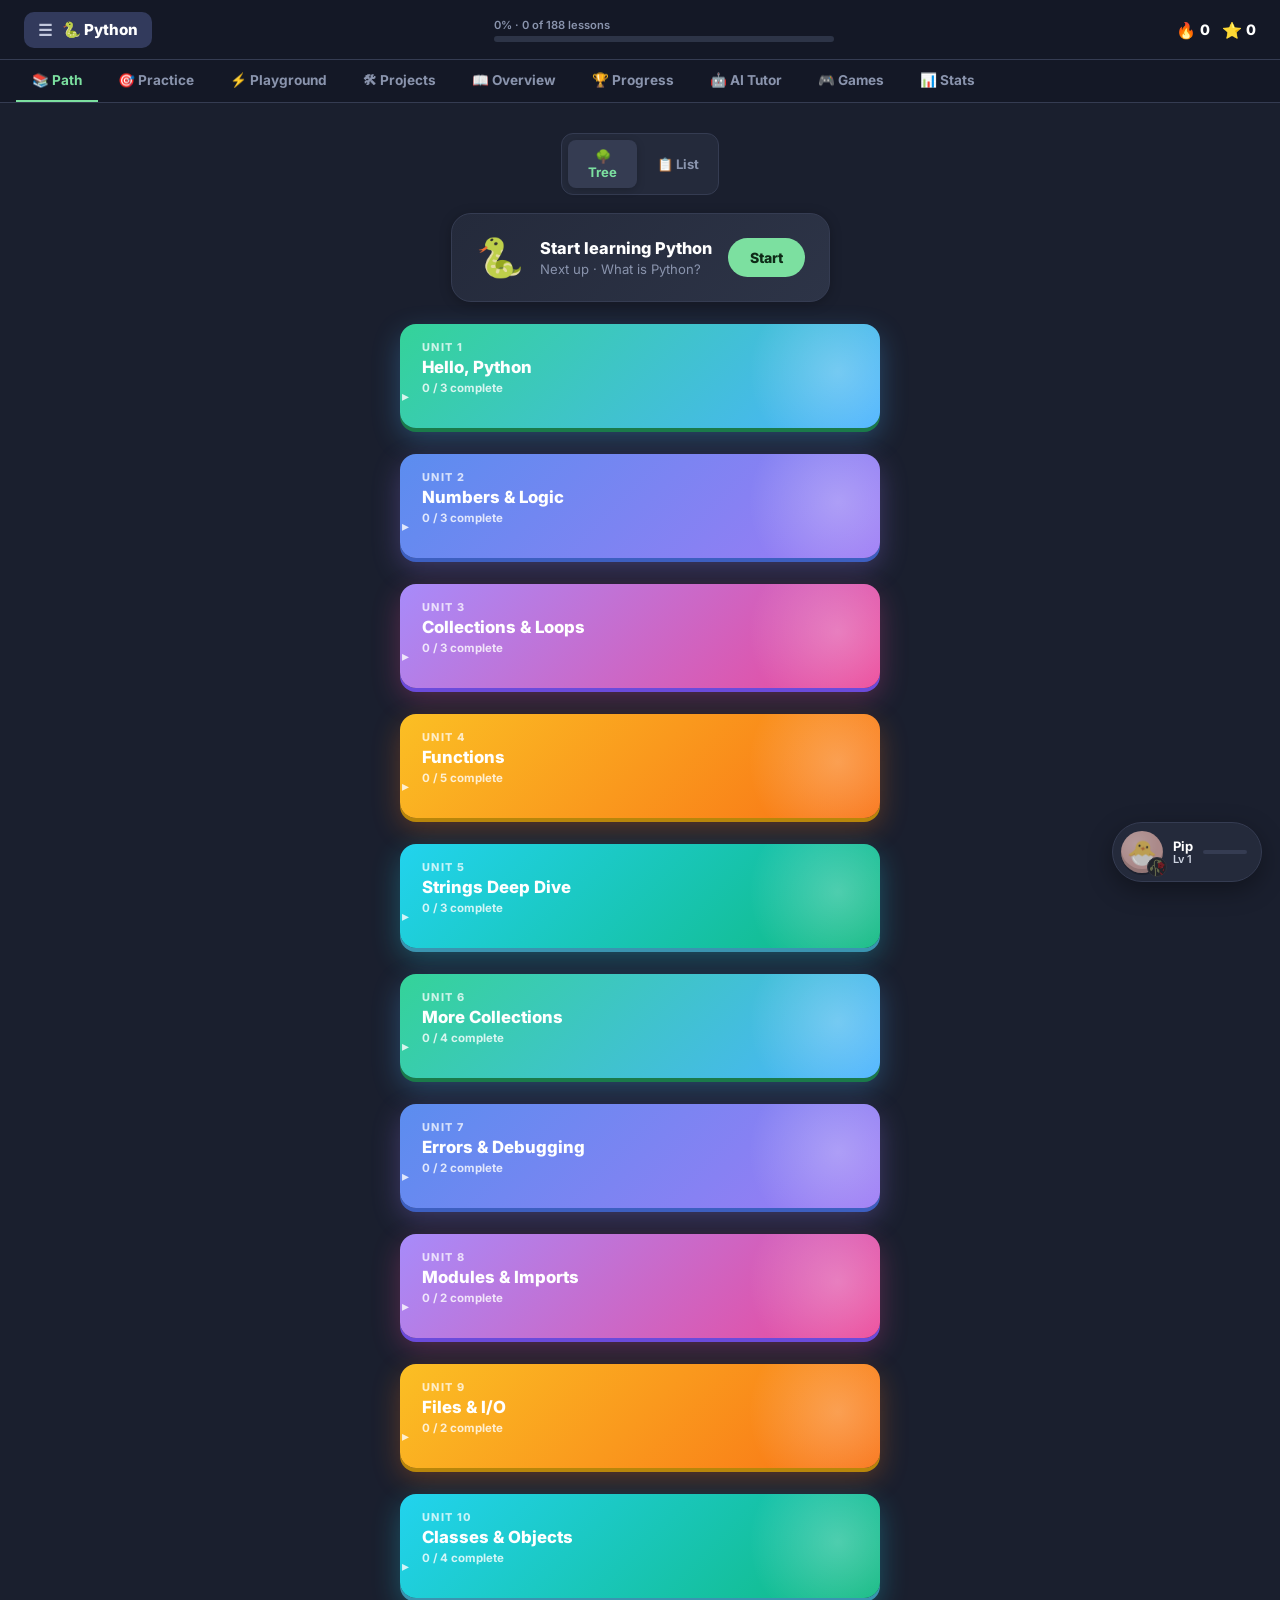
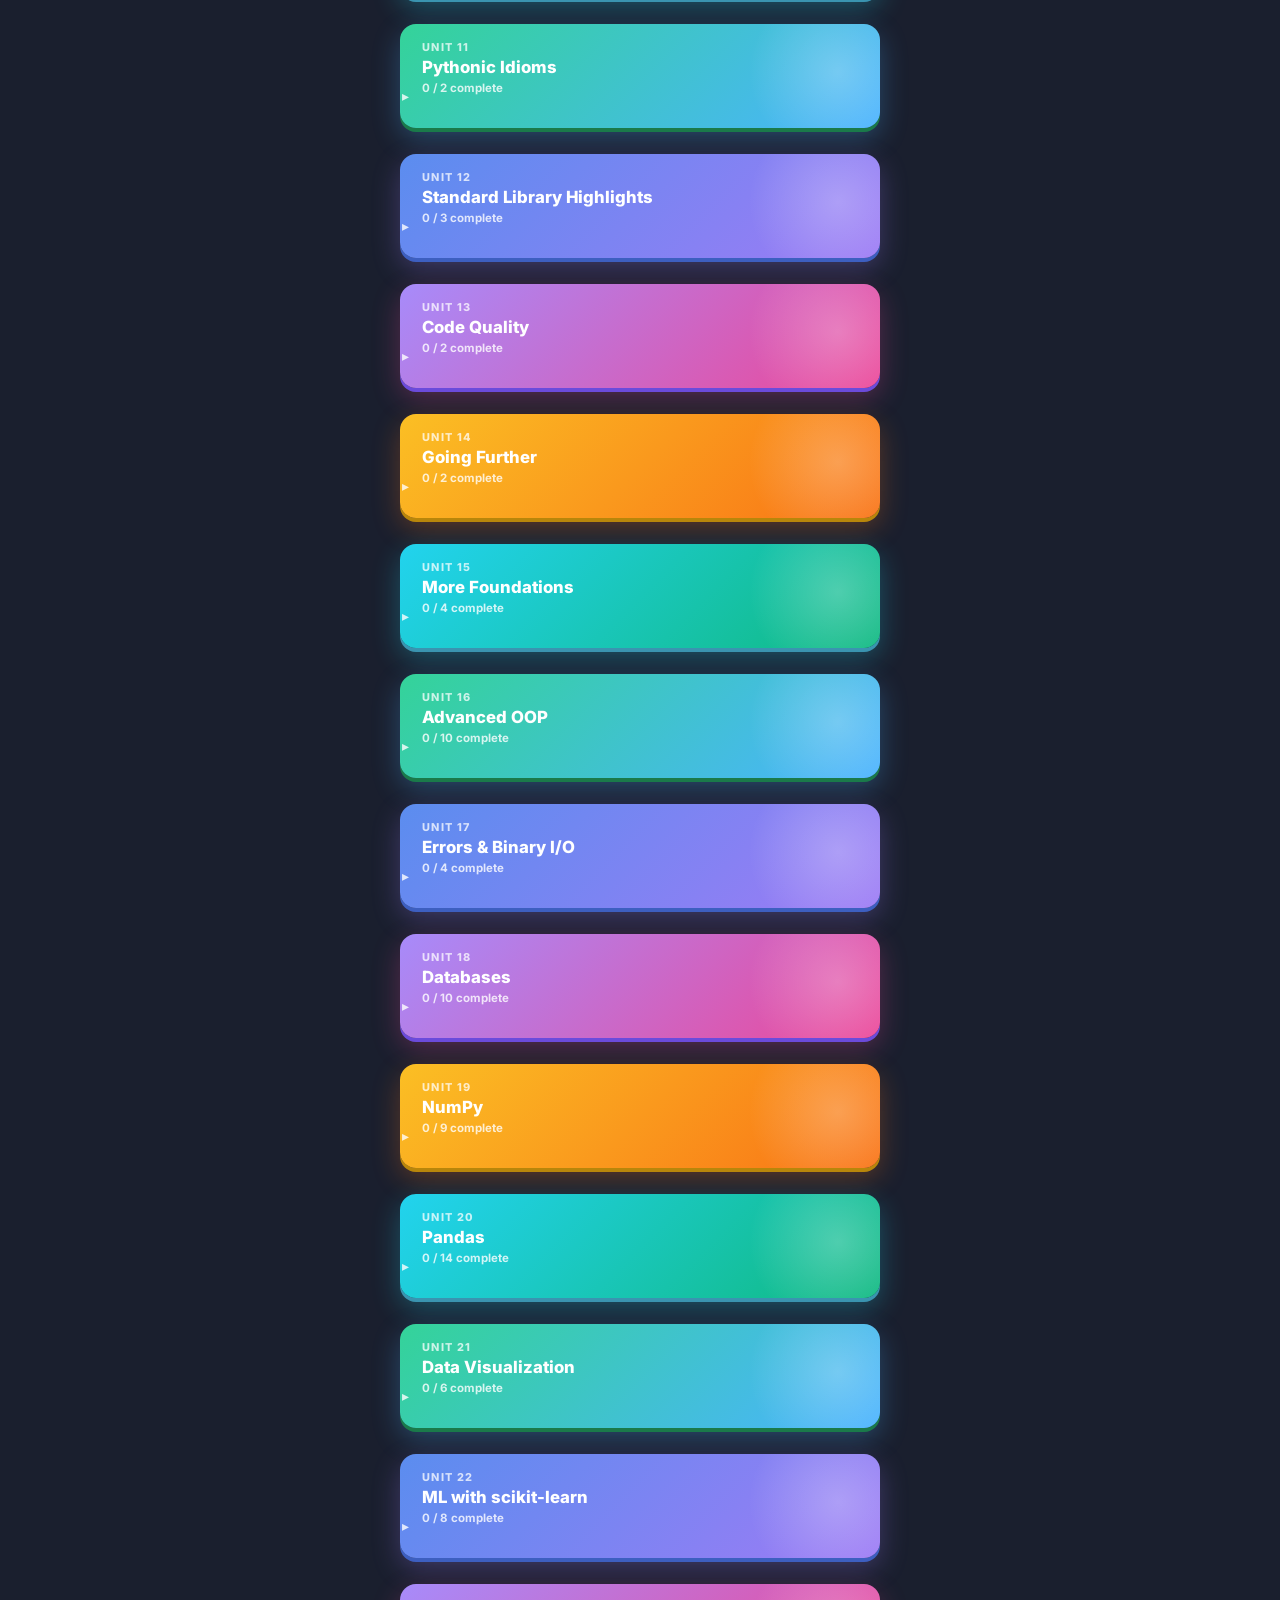
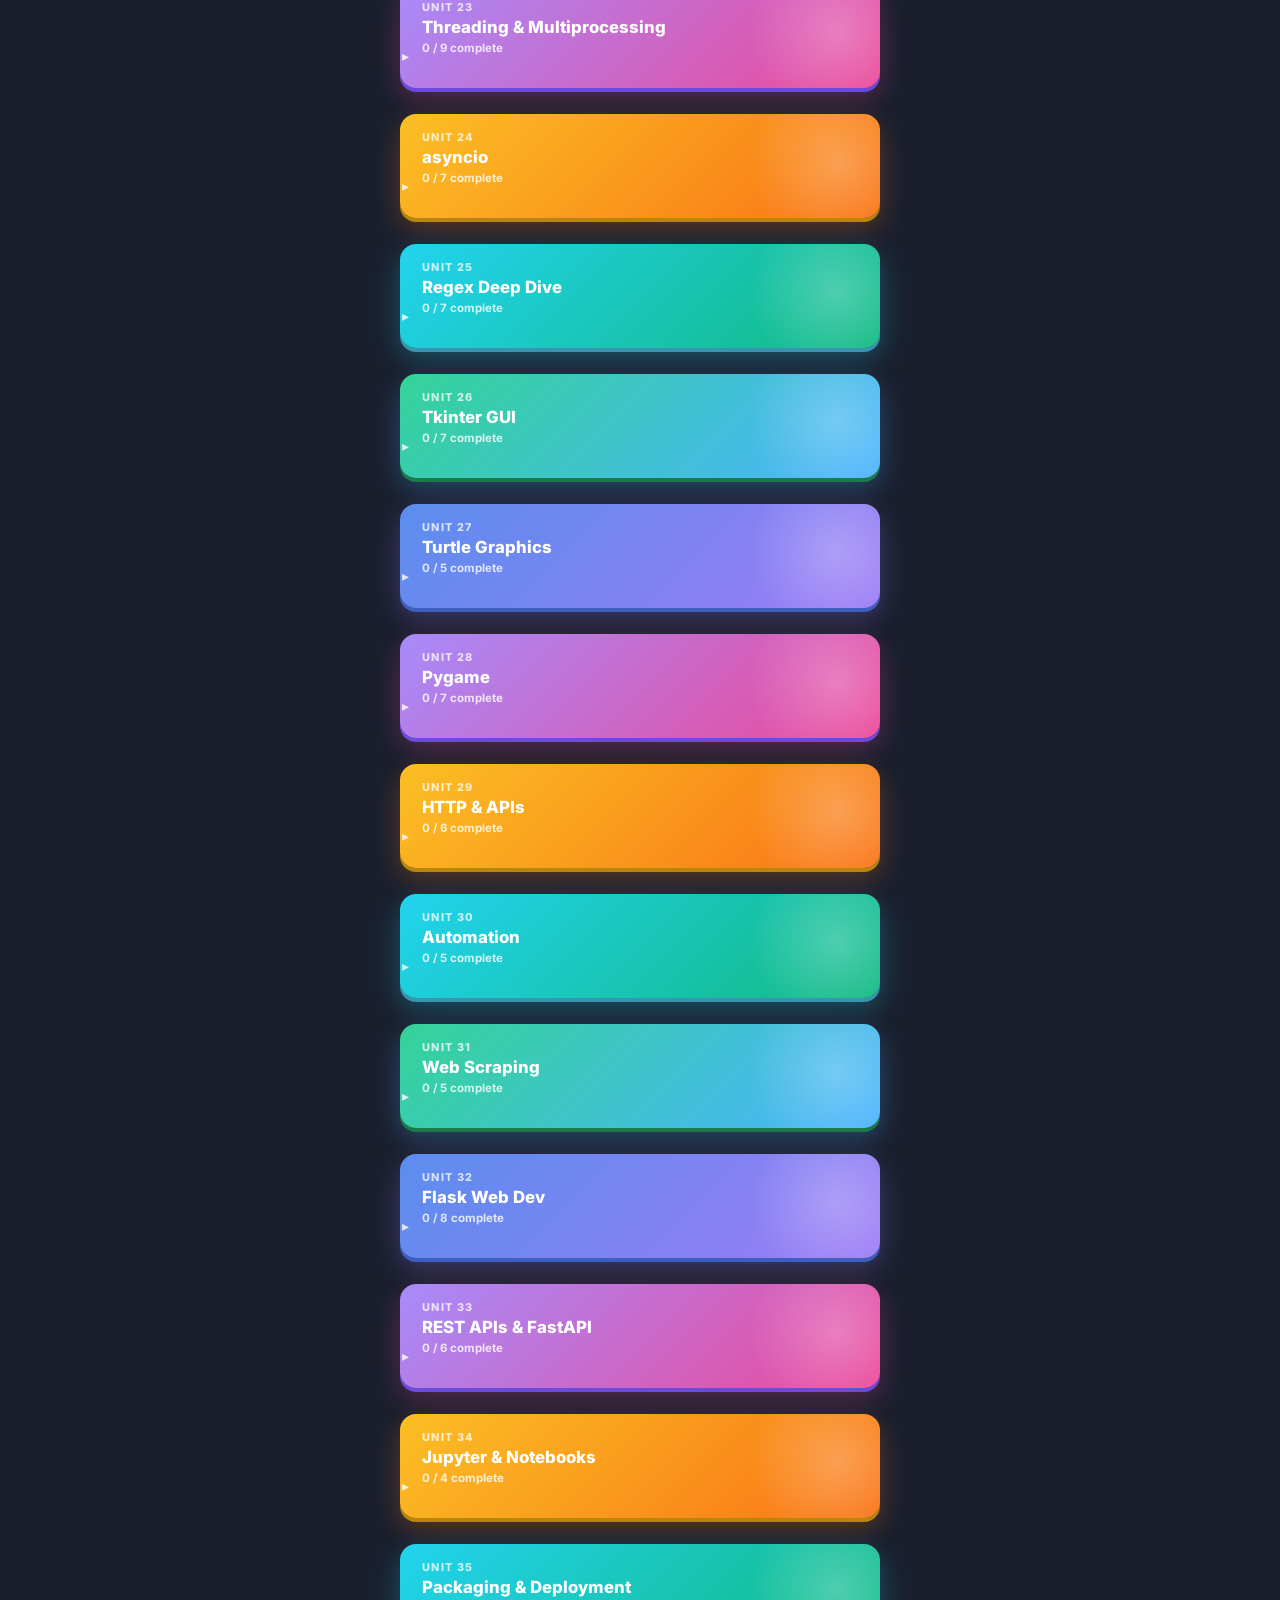
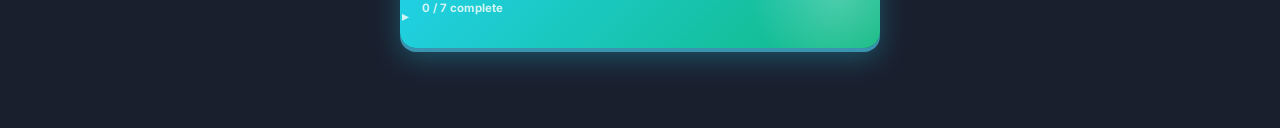
<file: index.html>
<!DOCTYPE html>
<html lang="en">
<head>
<meta charset="UTF-8">
<meta name="viewport" content="width=device-width, initial-scale=1.0, maximum-scale=1.0, user-scalable=no, viewport-fit=cover">
<title>PyPath — Learn Python</title>

<!-- App icons (PNG, mobile-friendly) -->
<link rel="icon" type="image/png" sizes="32x32" href="icons/favicon-32.png">
<link rel="icon" type="image/png" sizes="16x16" href="icons/favicon-16.png">
<link rel="apple-touch-icon" sizes="180x180" href="icons/apple-touch-icon.png">
<link rel="icon" type="image/png" sizes="192x192" href="icons/icon-192.png">
<link rel="icon" type="image/png" sizes="512x512" href="icons/icon-512.png">

<!-- PWA manifest + theming for mobile browsers -->
<link rel="manifest" href="manifest.json">
<meta name="theme-color" content="#1a1f2e">
<meta name="apple-mobile-web-app-capable" content="yes">
<meta name="apple-mobile-web-app-status-bar-style" content="black-translucent">
<meta name="apple-mobile-web-app-title" content="PyPath">
<meta name="mobile-web-app-capable" content="yes">

<link rel="preconnect" href="https://fonts.googleapis.com">
<link rel="preconnect" href="https://fonts.gstatic.com" crossorigin>
<link href="https://fonts.googleapis.com/css2?family=Inter:wght@400;600;700;800&family=JetBrains+Mono:wght@400;600&display=swap" rel="stylesheet">
<link rel="stylesheet" href="styles.css?v=20260418o">
</head>
<body>

<header>
  <button class="lang-pill" id="lang-pill"><span class="lp-menu">☰</span><span class="lp-name" id="lang-pill-name">🐍 Python</span></button>
  <div class="progress-bar-wrap">
    <div class="progress-label"><span id="progress-text">0% · 0 of 0 lessons</span></div>
    <div class="progress-bar"><div class="progress-fill" id="progress-fill"></div></div>
  </div>
  <div class="header-stats">
    <div class="hs-item"><span class="hs-icon">🔥</span><span id="streak-val">0</span></div>
    <div class="hs-item"><span class="hs-icon">⭐</span><span id="xp-val">0</span></div>
  </div>
</header>

<nav>
  <button class="tab-btn active" data-tab="path">📚 Path</button>
  <button class="tab-btn" data-tab="practice">🎯 Practice</button>
  <button class="tab-btn" data-tab="playground">⚡ Playground</button>
  <button class="tab-btn" data-tab="projects">🛠 Projects</button>
  <button class="tab-btn" data-tab="overview">📖 Overview</button>
  <button class="tab-btn" data-tab="progress">🏆 Progress</button>
  <button class="tab-btn" data-tab="tutor">🤖 AI Tutor</button>
  <button class="tab-btn" data-tab="games">🎮 Games</button>
  <button class="tab-btn" data-tab="stats">📊 Stats</button>
</nav>

<div class="app-body">
  <div class="tab-panel active" id="tab-path">
    <div class="duo-path" id="duo-path"></div>
  </div>
  <div class="tab-panel" id="tab-practice"></div>
  <div class="tab-panel" id="tab-playground"></div>
  <div class="tab-panel" id="tab-projects"></div>
  <div class="tab-panel" id="tab-overview"></div>
  <div class="tab-panel" id="tab-progress"></div>
  <div class="tab-panel" id="tab-tutor"></div>
  <div class="tab-panel" id="tab-games"></div>
  <div class="tab-panel" id="tab-stats"></div>
</div>

<div id="lesson-reader"></div>

<script src="lessons.js?v=20260418o"></script>
<script src="courses.js?v=20260418o"></script>
<script src="app.js?v=20260418o"></script>
</body>
</html>
</file>
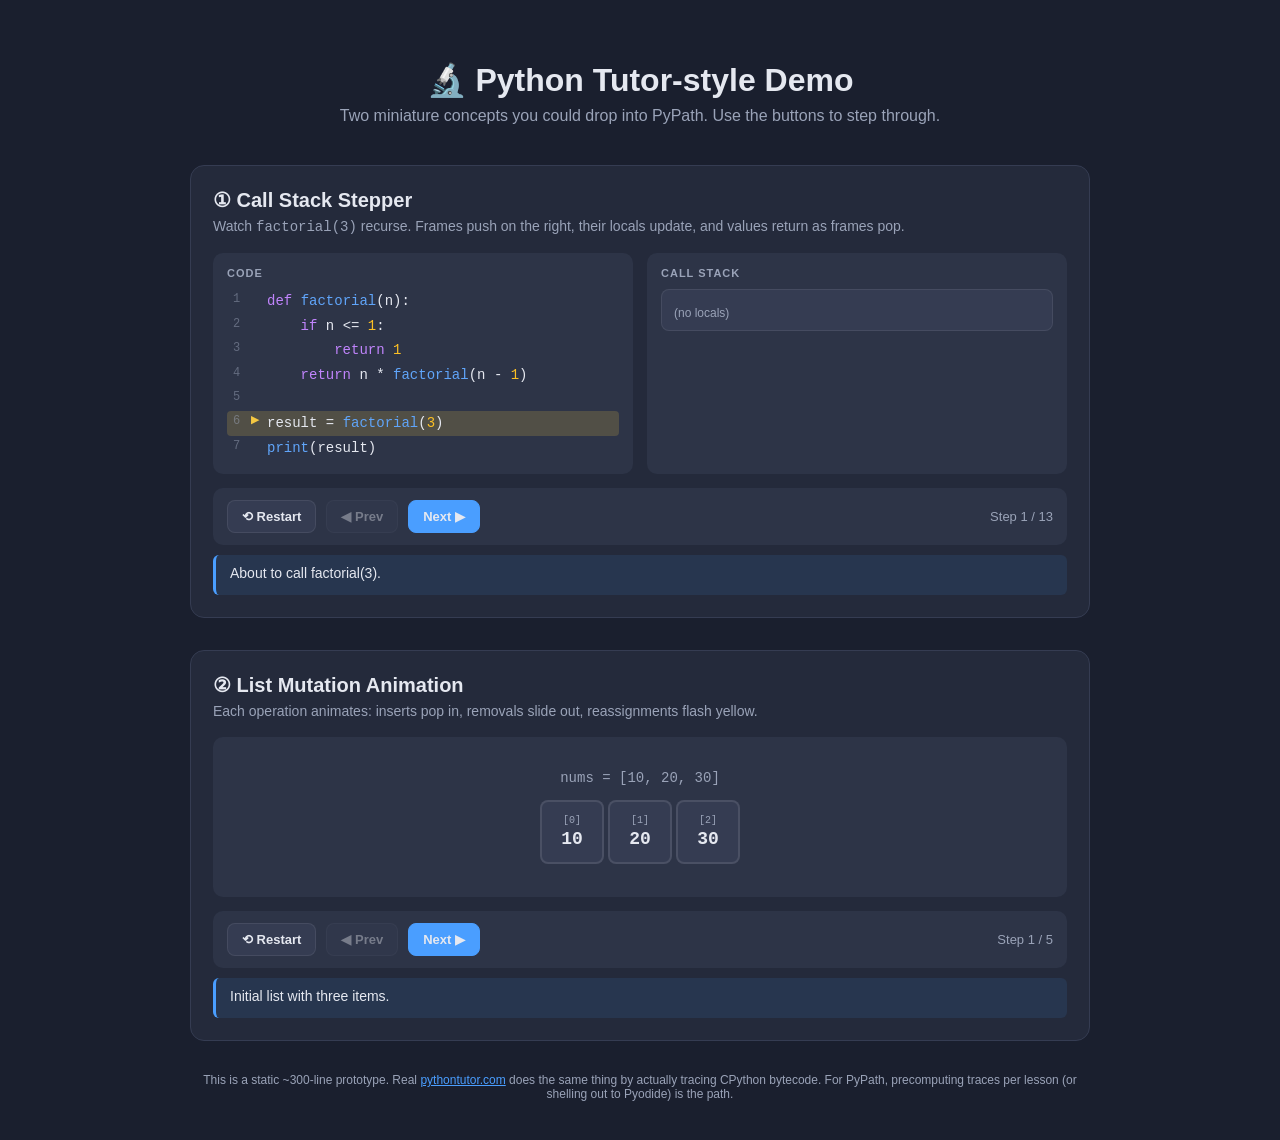
<file: stepper-demo.html>
<!DOCTYPE html>
<html lang="en">
<head>
<meta charset="UTF-8">
<meta name="viewport" content="width=device-width, initial-scale=1">
<title>Python Stepper — Demo</title>
<style>
  :root {
    --bg: #1a1f2e;
    --card: #242a3b;
    --card-2: #2d3447;
    --card-3: #353c52;
    --text: #e5e8f0;
    --text-dim: #9aa3b8;
    --mint: #7ce0a0;
    --yellow: #f5c842;
    --blue: #4a9eff;
    --purple: #b06bff;
    --red: #e89999;
  }
  * { box-sizing: border-box; }
  body {
    margin: 0;
    padding: 40px 20px;
    background: var(--bg);
    color: var(--text);
    font-family: 'Inter', -apple-system, sans-serif;
  }
  h1 { text-align: center; margin-bottom: 8px; }
  .subtitle { text-align: center; color: var(--text-dim); margin-bottom: 40px; }
  .container { max-width: 900px; margin: 0 auto; }

  .demo {
    background: var(--card);
    border: 1px solid var(--card-3);
    border-radius: 14px;
    padding: 22px;
    margin-bottom: 32px;
  }
  .demo h2 { margin: 0 0 6px; font-size: 20px; }
  .demo .explainer { color: var(--text-dim); font-size: 14px; margin-bottom: 18px; }

  /* ========== Stack-frame stepper ========== */
  .stepper { display: grid; grid-template-columns: 1fr 1fr; gap: 14px; margin-bottom: 14px; }
  .pane { background: var(--card-2); border-radius: 10px; padding: 14px; min-height: 220px; }
  .pane-title { font-size: 11px; color: var(--text-dim); font-weight: 700; letter-spacing: 1px; margin-bottom: 10px; }
  .code-pane pre {
    margin: 0;
    font-family: 'JetBrains Mono', monospace;
    font-size: 14px;
    line-height: 1.6;
    counter-reset: line;
  }
  .line {
    display: block;
    padding: 1px 10px 1px 40px;
    position: relative;
    border-radius: 4px;
    transition: background 0.2s;
  }
  .line::before {
    counter-increment: line;
    content: counter(line);
    position: absolute;
    left: 6px;
    color: var(--text-dim);
    font-size: 12px;
    opacity: 0.5;
  }
  .line.active { background: rgba(245, 200, 66, 0.18); }
  .line.active::after {
    content: '▶';
    position: absolute;
    left: 24px;
    color: var(--yellow);
    font-size: 11px;
  }
  .kw { color: #c084fc; }
  .fn { color: #60a5fa; }
  .num { color: #fbbf24; }
  .str { color: #7ce0a0; }
  .com { color: #6b7280; font-style: italic; }

  /* stack frames */
  .stack-frame {
    background: var(--card-3);
    border: 1px solid rgba(255, 255, 255, 0.08);
    border-radius: 8px;
    padding: 10px 12px;
    margin-bottom: 8px;
    transition: all 0.25s ease;
    animation: frame-in 0.3s ease;
  }
  .stack-frame.active {
    border-color: var(--yellow);
    box-shadow: 0 0 0 2px rgba(245, 200, 66, 0.25);
  }
  .stack-frame.returning {
    border-color: var(--mint);
    background: rgba(124, 224, 160, 0.1);
  }
  @keyframes frame-in {
    from { opacity: 0; transform: translateY(-6px); }
    to   { opacity: 1; transform: translateY(0); }
  }
  .frame-name { font-size: 12px; font-weight: 700; color: var(--yellow); margin-bottom: 6px; }
  .frame-vars { display: grid; gap: 4px; }
  .frame-var {
    display: flex;
    justify-content: space-between;
    font-family: 'JetBrains Mono', monospace;
    font-size: 13px;
  }
  .var-name { color: var(--text-dim); }
  .var-val { color: var(--mint); font-weight: 600; }

  /* controls */
  .controls {
    display: flex;
    align-items: center;
    gap: 10px;
    padding: 12px 14px;
    background: var(--card-2);
    border-radius: 10px;
  }
  .controls button {
    background: var(--card-3);
    border: 1px solid rgba(255,255,255,0.08);
    color: var(--text);
    padding: 8px 14px;
    border-radius: 8px;
    font-weight: 600;
    font-size: 13px;
    cursor: pointer;
    transition: background 0.12s;
  }
  .controls button:hover:not(:disabled) { background: var(--blue); border-color: var(--blue); }
  .controls button:disabled { opacity: 0.4; cursor: not-allowed; }
  .controls button.primary { background: var(--blue); border-color: var(--blue); }
  .step-count { margin-left: auto; color: var(--text-dim); font-size: 13px; }
  .description {
    margin-top: 10px;
    padding: 10px 14px;
    background: rgba(74, 158, 255, 0.1);
    border-left: 3px solid var(--blue);
    border-radius: 6px;
    font-size: 14px;
    color: var(--text);
    min-height: 40px;
  }

  /* ========== list animation ========== */
  .list-viz {
    background: var(--card-2);
    border-radius: 10px;
    padding: 28px 18px;
    min-height: 160px;
    display: flex;
    flex-direction: column;
    align-items: center;
    justify-content: center;
    gap: 14px;
  }
  .list-row {
    display: flex;
    gap: 4px;
    align-items: flex-start;
  }
  .cell {
    width: 64px;
    min-height: 64px;
    background: var(--card-3);
    border: 2px solid rgba(255,255,255,0.1);
    border-radius: 8px;
    display: flex;
    flex-direction: column;
    align-items: center;
    justify-content: center;
    font-family: 'JetBrains Mono', monospace;
    font-weight: 700;
    font-size: 18px;
    color: var(--text);
    transition: all 0.4s cubic-bezier(0.34, 1.3, 0.6, 1);
    position: relative;
  }
  .cell .idx {
    font-size: 10px;
    color: var(--text-dim);
    font-weight: 500;
    margin-bottom: 3px;
  }
  .cell.highlight {
    border-color: var(--yellow);
    background: rgba(245, 200, 66, 0.15);
    box-shadow: 0 0 0 3px rgba(245, 200, 66, 0.2);
  }
  .cell.inserted {
    animation: cell-in 0.5s ease;
    border-color: var(--mint);
    background: rgba(124, 224, 160, 0.15);
  }
  .cell.removed {
    animation: cell-out 0.4s ease forwards;
    border-color: var(--red);
    background: rgba(232, 153, 153, 0.15);
  }
  .cell.changed {
    animation: cell-flash 0.7s ease;
  }
  @keyframes cell-in {
    from { transform: scale(0) translateY(-16px); opacity: 0; }
    to   { transform: scale(1) translateY(0); opacity: 1; }
  }
  @keyframes cell-out {
    to { transform: scale(0.3); opacity: 0; width: 0; margin: 0; padding: 0; border-width: 0; }
  }
  @keyframes cell-flash {
    0%, 100% { background: var(--card-3); }
    50%      { background: rgba(245, 200, 66, 0.4); border-color: var(--yellow); }
  }
  .list-label {
    font-family: 'JetBrains Mono', monospace;
    color: var(--text-dim);
    font-size: 14px;
  }

  /* heap panel */
  .heap-pane { }
  .heap-obj {
    background: var(--card-3);
    border: 1px solid rgba(255,255,255,0.08);
    border-radius: 8px;
    padding: 8px 12px;
    margin-bottom: 6px;
    font-family: 'JetBrains Mono', monospace;
    font-size: 13px;
    animation: frame-in 0.3s ease;
  }
  .heap-type { color: var(--purple); font-size: 11px; font-weight: 700; }
  .heap-val { color: var(--mint); }

  .arrow {
    color: var(--purple);
    margin: 0 6px;
  }

  .small-note {
    margin-top: 12px;
    font-size: 12px;
    color: var(--text-dim);
    text-align: center;
  }
</style>
</head>
<body>

<div class="container">
  <h1>🔬 Python Tutor-style Demo</h1>
  <div class="subtitle">Two miniature concepts you could drop into PyPath. Use the buttons to step through.</div>

  <!-- ============ DEMO 1: CALL STACK ============ -->
  <div class="demo">
    <h2>① Call Stack Stepper</h2>
    <div class="explainer">Watch <code>factorial(3)</code> recurse. Frames push on the right, their locals update, and values return as frames pop.</div>

    <div class="stepper">
      <div class="pane code-pane">
        <div class="pane-title">CODE</div>
        <pre id="code-pane"></pre>
      </div>
      <div class="pane heap-pane">
        <div class="pane-title">CALL STACK</div>
        <div id="stack-pane"></div>
      </div>
    </div>
    <div class="controls">
      <button id="s1-restart">⟲ Restart</button>
      <button id="s1-prev">◀ Prev</button>
      <button id="s1-next" class="primary">Next ▶</button>
      <div class="step-count" id="s1-count">Step 0 / 0</div>
    </div>
    <div class="description" id="s1-desc"></div>
  </div>

  <!-- ============ DEMO 2: LIST MUTATION ============ -->
  <div class="demo">
    <h2>② List Mutation Animation</h2>
    <div class="explainer">Each operation animates: inserts pop in, removals slide out, reassignments flash yellow.</div>

    <div class="list-viz">
      <div class="list-label" id="l2-op">nums = [10, 20, 30]</div>
      <div class="list-row" id="l2-row"></div>
    </div>
    <div class="controls" style="margin-top: 14px;">
      <button id="l2-restart">⟲ Restart</button>
      <button id="l2-prev">◀ Prev</button>
      <button id="l2-next" class="primary">Next ▶</button>
      <div class="step-count" id="l2-count">Step 0 / 0</div>
    </div>
    <div class="description" id="l2-desc">Starting state.</div>
  </div>

  <div class="small-note">
    This is a static ~300-line prototype. Real <a href="https://pythontutor.com" style="color: var(--blue);">pythontutor.com</a> does the same thing by actually tracing CPython bytecode. For PyPath, precomputing traces per lesson (or shelling out to Pyodide) is the path.
  </div>
</div>

<script>
// ======================= DEMO 1: CALL STACK =======================
// Each step is a full snapshot: the current line, every frame and its vars, and a description.
const CODE_LINES = [
  ['<span class="kw">def</span> <span class="fn">factorial</span>(n):',          1],
  ['    <span class="kw">if</span> n <= <span class="num">1</span>:',              2],
  ['        <span class="kw">return</span> <span class="num">1</span>',            3],
  ['    <span class="kw">return</span> n * <span class="fn">factorial</span>(n - <span class="num">1</span>)', 4],
  ['',                                                                              5],
  ['result = <span class="fn">factorial</span>(<span class="num">3</span>)',        6],
  ['<span class="fn">print</span>(result)',                                         7],
];

const STEPS = [
  { line: 6, frames: [{name: '<global>', vars: {}}], desc: 'About to call factorial(3).' },
  { line: 1, frames: [{name: '<global>', vars: {}}, {name: 'factorial', vars: {n: 3}, active: true}], desc: 'Entered factorial(3). n=3 is bound in the new frame.' },
  { line: 2, frames: [{name: '<global>', vars: {}}, {name: 'factorial', vars: {n: 3}, active: true}], desc: 'Checking if n <= 1 — false, so we skip the base case.' },
  { line: 4, frames: [{name: '<global>', vars: {}}, {name: 'factorial', vars: {n: 3}, active: true}], desc: 'Evaluating n * factorial(n-1) → need factorial(2) first.' },
  { line: 1, frames: [{name: '<global>', vars: {}}, {name: 'factorial', vars: {n: 3}}, {name: 'factorial', vars: {n: 2}, active: true}], desc: 'Entered factorial(2). Previous frame is paused.' },
  { line: 2, frames: [{name: '<global>', vars: {}}, {name: 'factorial', vars: {n: 3}}, {name: 'factorial', vars: {n: 2}, active: true}], desc: 'n <= 1? No, keep recursing.' },
  { line: 4, frames: [{name: '<global>', vars: {}}, {name: 'factorial', vars: {n: 3}}, {name: 'factorial', vars: {n: 2}, active: true}], desc: 'Calling factorial(1) from factorial(2).' },
  { line: 1, frames: [{name: '<global>', vars: {}}, {name: 'factorial', vars: {n: 3}}, {name: 'factorial', vars: {n: 2}}, {name: 'factorial', vars: {n: 1}, active: true}], desc: 'Entered factorial(1). Stack is 3-deep.' },
  { line: 2, frames: [{name: '<global>', vars: {}}, {name: 'factorial', vars: {n: 3}}, {name: 'factorial', vars: {n: 2}}, {name: 'factorial', vars: {n: 1}, active: true}], desc: 'n <= 1? Yes! Base case hit.' },
  { line: 3, frames: [{name: '<global>', vars: {}}, {name: 'factorial', vars: {n: 3}}, {name: 'factorial', vars: {n: 2}}, {name: 'factorial', vars: {n: 1, 'return': 1}, returning: true}], desc: 'factorial(1) returns 1. Its frame pops next.' },
  { line: 4, frames: [{name: '<global>', vars: {}}, {name: 'factorial', vars: {n: 3}}, {name: 'factorial', vars: {n: 2, 'return': 2}, returning: true}], desc: 'factorial(2) resumes: 2 * 1 = 2. Returns 2.' },
  { line: 4, frames: [{name: '<global>', vars: {}}, {name: 'factorial', vars: {n: 3, 'return': 6}, returning: true}], desc: 'factorial(3) resumes: 3 * 2 = 6. Returns 6.' },
  { line: 7, frames: [{name: '<global>', vars: {result: 6}}], desc: 'Back in global scope. result = 6.' },
];

let s1 = 0;
function renderS1() {
  const step = STEPS[s1];
  // code
  document.getElementById('code-pane').innerHTML = CODE_LINES.map(([html, lineNum]) => {
    const cls = lineNum === step.line ? 'line active' : 'line';
    return `<span class="${cls}">${html || '&nbsp;'}</span>`;
  }).join('');
  // stack
  document.getElementById('stack-pane').innerHTML = step.frames.map(f => {
    const cls = f.active ? 'stack-frame active' : (f.returning ? 'stack-frame returning' : 'stack-frame');
    const vars = Object.entries(f.vars).map(([k, v]) =>
      `<div class="frame-var"><span class="var-name">${k}</span><span class="var-val">${JSON.stringify(v)}</span></div>`
    ).join('');
    return `<div class="${cls}"><div class="frame-name">${f.name}</div><div class="frame-vars">${vars || '<div class="var-name" style="font-size:12px;">(no locals)</div>'}</div></div>`;
  }).reverse().join(''); // newest at top
  // desc
  document.getElementById('s1-desc').textContent = step.desc;
  document.getElementById('s1-count').textContent = `Step ${s1 + 1} / ${STEPS.length}`;
  document.getElementById('s1-prev').disabled = s1 === 0;
  document.getElementById('s1-next').disabled = s1 === STEPS.length - 1;
}
document.getElementById('s1-next').addEventListener('click', () => { if (s1 < STEPS.length - 1) { s1++; renderS1(); } });
document.getElementById('s1-prev').addEventListener('click', () => { if (s1 > 0) { s1--; renderS1(); } });
document.getElementById('s1-restart').addEventListener('click', () => { s1 = 0; renderS1(); });
renderS1();

// ======================= DEMO 2: LIST MUTATION =======================
// Each step carries the resulting list + which cell to highlight + the operation text.
const L_STEPS = [
  { list: [10, 20, 30],                 highlight: null,      op: 'nums = [10, 20, 30]',     desc: 'Initial list with three items.' },
  { list: [10, 20, 30, 40],             inserted: 3,          op: 'nums.append(40)',          desc: 'append(40) pushes a new cell at the end.' },
  { list: [10, 99, 20, 30, 40],         inserted: 1,          op: 'nums.insert(1, 99)',       desc: 'insert(1, 99) pushes every later cell one slot right.' },
  { list: [99, 20, 30, 40],             removed: 0,           op: 'nums.pop(0)',              desc: 'pop(0) removes the head. Every index shifts down by 1.' },
  { list: [99, 20, 7, 40],              changed: 2,           op: 'nums[2] = 7',              desc: 'Assignment replaces the value at index 2 — no shifting.' },
];

let l2 = 0;
let _prevList = null;
function renderL2() {
  const step = L_STEPS[l2];
  document.getElementById('l2-op').textContent = step.op;
  document.getElementById('l2-desc').textContent = step.desc;
  document.getElementById('l2-count').textContent = `Step ${l2 + 1} / ${L_STEPS.length}`;
  document.getElementById('l2-prev').disabled = l2 === 0;
  document.getElementById('l2-next').disabled = l2 === L_STEPS.length - 1;

  const row = document.getElementById('l2-row');
  row.innerHTML = step.list.map((v, i) => {
    let cls = 'cell';
    if (step.inserted === i) cls += ' inserted';
    else if (step.changed === i) cls += ' changed';
    else if (step.highlight === i) cls += ' highlight';
    return `<div class="${cls}"><span class="idx">[${i}]</span>${v}</div>`;
  }).join('');

  // Show a ghost "removed" cell briefly when backing up the removed one
  if (step.removed !== undefined && _prevList) {
    // Just flash the surviving cells — good enough for a demo
  }
  _prevList = step.list.slice();
}
document.getElementById('l2-next').addEventListener('click', () => { if (l2 < L_STEPS.length - 1) { l2++; renderL2(); } });
document.getElementById('l2-prev').addEventListener('click', () => { if (l2 > 0) { l2--; renderL2(); } });
document.getElementById('l2-restart').addEventListener('click', () => { l2 = 0; renderL2(); });
renderL2();
</script>

</body>
</html>
</file>
<file: styles.css>
:root {
  --bg: #1a1f2e;
  --bg-2: #141826;
  --card: #242a3b;
  --card-2: #2d3447;
  --card-3: #353c52;
  --border: #353c52;
  --border-2: #444c66;

  --text: #ffffff;
  --text-dim: #cdd3e0;
  --muted: #8a94ad;
  --muted-2: #5c6480;

  --mint: #7ce0a0;
  --mint-2: #56c784;
  --mint-glow: rgba(124, 224, 160, 0.35);
  --mint-dim: rgba(124, 224, 160, 0.15);

  --blue-pill-bg: #d4e7fb;
  --blue-pill-text: #2c4a7c;
  --blue-call-bg: #39537a;
  --blue-call-dim: #2f4667;

  --yellow: #f5c842;
  --yellow-hl: #3a2f13;

  --purple: #a78bfa;
  --purple-light: #2a2340;

  --code-bg: #10141f;
  --code-bg-2: #181d2b;

  --radius: 14px;
  --radius-lg: 20px;
  --shadow: 0 2px 12px rgba(0,0,0,0.25);
}

* { box-sizing: border-box; margin: 0; padding: 0; }

body {
  font-family: 'Inter', 'Segoe UI', Helvetica, Arial, sans-serif;
  background: var(--bg);
  color: var(--text);
  min-height: 100vh;
  display: flex;
  flex-direction: column;
  padding-bottom: env(safe-area-inset-bottom, 0px);
  -webkit-font-smoothing: antialiased;
}

header {
  background: var(--bg-2);
  border-bottom: 1px solid var(--border);
  padding: 0 24px;
  padding-top: env(safe-area-inset-top, 0px);
  display: flex;
  align-items: center;
  justify-content: space-between;
  min-height: 60px;
  position: sticky;
  top: 0;
  z-index: 100;
  gap: 16px;
}
.logo { font-size: 1.25rem; font-weight: 800; color: var(--mint); display: flex; align-items: center; gap: 8px; }
.logo span { font-size: 1.3rem; }
.progress-bar-wrap { flex: 1; max-width: 340px; }
.progress-label { font-size: 0.7rem; color: var(--muted); margin-bottom: 4px; font-weight: 600; }
.progress-bar { height: 6px; background: var(--card-2); border-radius: 99px; overflow: hidden; }
.progress-fill { height: 100%; background: linear-gradient(90deg, var(--mint-2), var(--mint)); border-radius: 99px; transition: width 0.5s ease; width: 0%; }
.header-stats { display: flex; gap: 12px; }
.hs-item { display: flex; align-items: center; gap: 4px; font-weight: 800; font-size: 0.9rem; color: var(--text); }
.hs-icon { font-size: 1rem; }

nav {
  background: var(--bg-2);
  border-bottom: 1px solid var(--border);
  display: flex;
  padding: 0 16px;
  gap: 4px;
  overflow-x: auto;
}
.tab-btn {
  padding: 12px 16px;
  border: none;
  background: none;
  font-family: inherit;
  font-size: 0.85rem;
  font-weight: 700;
  color: var(--muted);
  cursor: pointer;
  border-bottom: 2px solid transparent;
  transition: all 0.2s;
  white-space: nowrap;
}
.tab-btn:hover { color: var(--text); }
.tab-btn.active { color: var(--mint); border-bottom-color: var(--mint); }

.app-body { flex: 1; max-width: 880px; width: 100%; margin: 0 auto; padding: 24px 20px; }

/* ============ MIMO HERO (IMG_2760 style) ============ */
.mimo-hero {
  background: linear-gradient(135deg, #2e3654, #242a45);
  border-radius: 22px;
  padding: 18px 16px 18px;
  margin-bottom: 22px;
  box-shadow: 0 6px 24px rgba(0,0,0,0.3);
}
.mimo-stats {
  display: flex;
  gap: 10px;
  margin-bottom: 12px;
}
.mimo-stat {
  flex: 1;
  background: #323a5c;
  border-radius: 14px;
  padding: 14px 16px;
  display: flex;
  align-items: center;
  justify-content: center;
  gap: 10px;
  font-size: 1.1rem;
  font-weight: 800;
  color: white;
}
.mimo-stat-icon { font-size: 1.3rem; }
.mimo-stat.hearts .mimo-stat-icon { color: #ff7a90; }
.mimo-stat.coins  .mimo-stat-icon { color: #f5c842; background: #f5c842; border-radius: 50%; padding: 4px 6px; color: #4a3a00; font-size: 0.95rem; }
.mimo-stat.streak .mimo-stat-icon { color: #4bb3ff; }

.course-bar {
  background: #323a5c;
  border-radius: 14px;
  padding: 13px 18px;
  display: flex;
  align-items: center;
  gap: 14px;
  cursor: pointer;
  transition: background 0.15s;
  user-select: none;
}
.course-bar:hover { background: #3a4370; }
.course-bar .cb-menu { font-size: 1.1rem; color: #9ca3c7; }
.course-bar .cb-name {
  flex: 1;
  text-align: center;
  font-size: 1.05rem;
  font-weight: 800;
  color: white;
}
.course-bar .cb-icon { font-size: 1.3rem; }

/* ============ SECTION LIST (IMG_2786 style) ============ */
.section-picker-header {
  display: flex;
  align-items: center;
  gap: 12px;
  padding: 8px 4px 14px;
  margin-bottom: 10px;
}
.sph-close {
  background: none;
  border: none;
  color: var(--muted);
  font-size: 1.5rem;
  cursor: pointer;
  padding: 4px 8px;
  border-radius: 8px;
}
.sph-close:hover { color: var(--text); background: var(--card); }
.sph-title {
  flex: 1;
  text-align: center;
  font-weight: 700;
  font-size: 1rem;
  color: var(--text);
}
.sph-swap {
  background: none;
  border: none;
  color: var(--muted);
  font-size: 1.2rem;
  cursor: pointer;
  padding: 4px 10px;
  border-radius: 8px;
}
.sph-swap:hover { color: var(--text); }

.course-title-row {
  display: flex;
  align-items: baseline;
  justify-content: space-between;
  padding: 6px 6px 8px;
}
.course-title-main {
  font-size: 2rem;
  font-weight: 800;
  letter-spacing: -0.02em;
  display: flex;
  align-items: center;
  gap: 10px;
}
.course-title-main .ct-icon { font-size: 1.6rem; }
.course-counter {
  font-size: 0.95rem;
  font-weight: 700;
  color: var(--muted);
}

.section-subhead {
  font-size: 0.72rem;
  font-weight: 800;
  letter-spacing: 0.22em;
  text-transform: uppercase;
  color: var(--muted-2);
  padding: 0 6px 8px;
}

.section-progress-track {
  height: 4px;
  background: var(--card-2);
  border-radius: 99px;
  overflow: hidden;
  margin: 0 6px 18px;
}
.section-progress-fill {
  height: 100%;
  background: var(--mint);
  border-radius: 99px;
  transition: width 0.5s ease;
}

.section-list {
  display: flex;
  flex-direction: column;
  gap: 14px;
  padding-bottom: 40px;
}

.section-card {
  position: relative;
  border-radius: 18px;
  padding: 22px 22px;
  cursor: pointer;
  font-size: 1.15rem;
  font-weight: 800;
  color: var(--text);
  display: flex;
  align-items: center;
  justify-content: space-between;
  gap: 12px;
  transition: transform 0.12s, box-shadow 0.15s;
  user-select: none;
}
.section-card.active {
  background: #4a4f7e;
  box-shadow: 0 0 0 2.5px #b4a4ff, 0 8px 24px rgba(180, 164, 255, 0.25);
}
.section-card.active:active { transform: translateY(1px); }
.section-card.locked {
  background: #2f3656;
  color: #6a7298;
  cursor: not-allowed;
}
.section-card.done {
  background: #3b6b52;
  color: white;
}
.section-card.done:active { transform: translateY(1px); }

.sc-percent {
  width: 48px; height: 48px;
  border-radius: 50%;
  background: rgba(0,0,0,0.25);
  display: flex;
  align-items: center;
  justify-content: center;
  font-size: 0.82rem;
  font-weight: 800;
  color: white;
  flex-shrink: 0;
}
.section-card.locked .sc-percent {
  background: transparent;
  width: auto; height: auto;
  font-size: 1.2rem;
  color: #6a7298;
}

/* Connector line between section cards */
.section-card::before {
  content: '';
  position: absolute;
  left: 50%;
  bottom: -14px;
  width: 3px;
  height: 14px;
  background: var(--card-3);
  transform: translateX(-50%);
  z-index: -1;
}
.section-list .section-card:last-child::before { display: none; }
.section-card.done::before { background: var(--mint); }

/* ============ COURSE PICKER MODAL ============ */
.course-modal {
  position: fixed;
  inset: 0;
  background: rgba(10, 14, 26, 0.72);
  backdrop-filter: blur(6px);
  z-index: 300;
  display: flex;
  align-items: flex-end;
  justify-content: center;
  animation: fadeIn 0.2s ease;
}
@keyframes fadeIn { from { opacity: 0; } to { opacity: 1; } }
.course-modal-inner {
  width: 100%;
  max-width: 520px;
  background: var(--card);
  border-top-left-radius: 24px;
  border-top-right-radius: 24px;
  padding: 18px 18px 26px;
  max-height: 85vh;
  overflow-y: auto;
  animation: slideUpM 0.25s cubic-bezier(0.22, 1, 0.36, 1);
}
@keyframes slideUpM { from { transform: translateY(100%); } to { transform: translateY(0); } }
.cm-handle {
  width: 40px; height: 4px;
  background: var(--border-2);
  border-radius: 99px;
  margin: 0 auto 14px;
}
.cm-title { font-size: 1.2rem; font-weight: 800; margin-bottom: 4px; }
.cm-sub { font-size: 0.85rem; color: var(--muted); margin-bottom: 16px; }
.cm-list { display: flex; flex-direction: column; gap: 8px; }
.cm-item {
  display: flex;
  align-items: center;
  gap: 14px;
  padding: 14px 16px;
  border-radius: 14px;
  background: var(--card-2);
  border: 1.5px solid var(--border);
  cursor: pointer;
  transition: all 0.15s;
}
.cm-item:hover { border-color: var(--border-2); background: var(--card-3); }
.cm-item.active { border-color: var(--mint); background: rgba(124,224,160,0.08); }
.cm-emoji {
  width: 42px; height: 42px;
  border-radius: 12px;
  display: flex; align-items: center; justify-content: center;
  font-size: 1.4rem;
  flex-shrink: 0;
}
.cm-info { flex: 1; min-width: 0; }
.cm-name { font-weight: 800; font-size: 1rem; }
.cm-tag  { font-size: 0.78rem; color: var(--muted); margin-top: 2px; }
.cm-status {
  font-size: 0.72rem;
  font-weight: 700;
  padding: 4px 10px;
  border-radius: 99px;
  color: var(--muted);
  background: var(--card-3);
}
.cm-status.current { background: var(--mint-dim); color: var(--mint); }
.cm-status.full    { background: rgba(138, 175, 234, 0.15); color: #8aafea; }
.tab-panel { display: none; }
.tab-panel.active { display: block; }

/* Path view-mode toggle (tree vs list) */
.view-toggle {
  display: flex;
  justify-content: center;
  gap: 6px;
  padding: 6px;
  background: var(--card);
  border: 1px solid var(--border);
  border-radius: 12px;
  max-width: 320px;
  margin: 0 auto 18px;
}
.view-toggle button {
  flex: 1;
  background: none;
  border: none;
  padding: 8px 12px;
  border-radius: 8px;
  font-family: inherit;
  font-size: 0.82rem;
  font-weight: 700;
  color: var(--muted);
  cursor: pointer;
  transition: all 0.15s;
  display: flex;
  align-items: center;
  justify-content: center;
  gap: 6px;
}
.view-toggle button.active {
  background: var(--card-3);
  color: var(--mint);
  box-shadow: 0 2px 8px rgba(0,0,0,0.2);
}

/* List-style lesson cards (IMG_2795 style) */
.lesson-list-view {
  display: flex;
  flex-direction: column;
  gap: 12px;
  padding-bottom: 30px;
  max-width: 520px;
  margin: 0 auto;
}
.lesson-list-head {
  font-size: 1.3rem;
  font-weight: 800;
  letter-spacing: -0.02em;
  margin-bottom: 4px;
  padding: 0 4px;
}
.lesson-list-card {
  position: relative;
  background:
    linear-gradient(135deg, rgba(255,255,255,0.04), rgba(255,255,255,0) 45%),
    var(--card);
  border: 1px solid var(--border);
  border-radius: 18px;
  padding: 16px 18px;
  display: flex;
  align-items: center;
  gap: 14px;
  cursor: pointer;
  transition: transform 0.18s cubic-bezier(0.22, 1, 0.36, 1), box-shadow 0.2s, border-color 0.15s;
  overflow: hidden;
  isolation: isolate;
}
.lesson-list-card::before {
  content: '';
  position: absolute;
  inset: 0;
  background: var(--lc-glow, radial-gradient(circle at 0% 0%, rgba(124,224,160,0.08), transparent 55%));
  pointer-events: none;
  opacity: 0.9;
  z-index: -1;
  transition: opacity 0.2s;
}
.lesson-list-card:hover {
  border-color: var(--border-2);
  transform: translateY(-2px);
  box-shadow: 0 12px 28px rgba(0,0,0,0.35), var(--lc-shadow, 0 6px 20px rgba(124,224,160,0.18));
}
.lesson-list-card:hover::before { opacity: 1.2; }

.lesson-list-icon {
  width: 56px; height: 56px;
  border-radius: 16px;
  display: flex;
  align-items: center;
  justify-content: center;
  font-size: 1.5rem;
  flex-shrink: 0;
  color: white;
  position: relative;
  box-shadow: 0 8px 20px var(--lc-shadow-color, rgba(124, 224, 160, 0.35)),
              inset 0 1px 0 rgba(255,255,255,0.25),
              inset 0 -10px 20px rgba(0,0,0,0.15);
  text-shadow: 0 1px 2px rgba(0,0,0,0.18);
}
.lesson-list-icon::after {
  content: '';
  position: absolute;
  inset: 2px 2px 50% 2px;
  border-radius: 14px 14px 40% 40%;
  background: linear-gradient(180deg, rgba(255,255,255,0.22), transparent);
  pointer-events: none;
}

/* Modern gradient color variants */
.lesson-list-card.c0 { --lc-glow: radial-gradient(circle at 0% 0%, rgba(124,224,160,0.10), transparent 55%); --lc-shadow: 0 6px 20px rgba(124,224,160,0.18); }
.lesson-list-icon.c0 { background: linear-gradient(135deg, #7ce0a0 0%, #4bb3ff 100%); --lc-shadow-color: rgba(75, 179, 255, 0.38); }
.lesson-list-pct-num.c0 { background: linear-gradient(135deg, rgba(124,224,160,0.25), rgba(75,179,255,0.25)); color: #a8ecc0; }

.lesson-list-card.c1 { --lc-glow: radial-gradient(circle at 0% 0%, rgba(138,175,234,0.12), transparent 55%); --lc-shadow: 0 6px 20px rgba(167,139,250,0.2); }
.lesson-list-icon.c1 { background: linear-gradient(135deg, #8aafea 0%, #a78bfa 100%); --lc-shadow-color: rgba(167, 139, 250, 0.4); }
.lesson-list-pct-num.c1 { background: linear-gradient(135deg, rgba(138,175,234,0.25), rgba(167,139,250,0.25)); color: #c9d5f2; }

.lesson-list-card.c2 { --lc-glow: radial-gradient(circle at 0% 0%, rgba(106,196,224,0.12), transparent 55%); --lc-shadow: 0 6px 20px rgba(106,196,224,0.2); }
.lesson-list-icon.c2 { background: linear-gradient(135deg, #7ce0a0 0%, #6ac4e0 100%); --lc-shadow-color: rgba(106, 196, 224, 0.4); }
.lesson-list-pct-num.c2 { background: linear-gradient(135deg, rgba(124,224,160,0.25), rgba(106,196,224,0.25)); color: #b8e7e3; }

.lesson-list-card.c3 { --lc-glow: radial-gradient(circle at 0% 0%, rgba(167,139,250,0.14), transparent 55%); --lc-shadow: 0 6px 20px rgba(236,72,153,0.2); }
.lesson-list-icon.c3 { background: linear-gradient(135deg, #a78bfa 0%, #ec4899 100%); --lc-shadow-color: rgba(236, 72, 153, 0.4); }
.lesson-list-pct-num.c3 { background: linear-gradient(135deg, rgba(167,139,250,0.25), rgba(236,72,153,0.25)); color: #e4b8e7; }

.lesson-list-card.c4 { --lc-glow: radial-gradient(circle at 0% 0%, rgba(245,200,66,0.12), transparent 55%); --lc-shadow: 0 6px 20px rgba(255,140,60,0.22); }
.lesson-list-icon.c4 { background: linear-gradient(135deg, #f5c842 0%, #ff8c3c 100%); --lc-shadow-color: rgba(255, 140, 60, 0.4); }
.lesson-list-pct-num.c4 { background: linear-gradient(135deg, rgba(245,200,66,0.28), rgba(255,140,60,0.28)); color: #f5dab4; }

.lesson-list-card.c5 { --lc-glow: radial-gradient(circle at 0% 0%, rgba(255,122,144,0.12), transparent 55%); --lc-shadow: 0 6px 20px rgba(255,140,60,0.22); }
.lesson-list-icon.c5 { background: linear-gradient(135deg, #ff7a90 0%, #ff8c3c 100%); --lc-shadow-color: rgba(255, 122, 144, 0.4); }
.lesson-list-pct-num.c5 { background: linear-gradient(135deg, rgba(255,122,144,0.28), rgba(255,140,60,0.28)); color: #f5c6b8; }

/* Locked lesson cards override color variants */
.lesson-list-card.locked {
  opacity: 0.55;
  cursor: not-allowed;
  --lc-glow: none;
  --lc-shadow: none;
}
.lesson-list-card.locked:hover { transform: none; box-shadow: none; border-color: var(--border); }
.lesson-list-card.locked .lesson-list-icon {
  background: linear-gradient(145deg, #3c445e 0%, #2c3247 100%) !important;
  box-shadow: inset 0 1px 0 rgba(255,255,255,0.08) !important;
  color: #6a7298 !important;
  --lc-shadow-color: transparent !important;
}
.lesson-list-card.locked .lesson-list-title { color: var(--muted); }

.lesson-list-body { flex: 1; min-width: 0; }
.lesson-list-title { font-weight: 700; font-size: 1rem; margin-bottom: 4px; letter-spacing: -0.01em; }
.lesson-list-sub {
  font-size: 0.78rem;
  color: var(--muted);
  margin-bottom: 8px;
}
.lesson-list-bar {
  height: 4px;
  background: rgba(255,255,255,0.06);
  border-radius: 99px;
  overflow: hidden;
}
.lesson-list-bar-fill {
  height: 100%;
  background: linear-gradient(90deg, var(--mint), #4bb3ff);
  border-radius: 99px;
  transition: width 0.5s cubic-bezier(0.22, 1, 0.36, 1);
  box-shadow: 0 0 10px rgba(124, 224, 160, 0.5);
}
.lesson-list-chev { color: var(--muted-2); font-size: 1.1rem; }
.lesson-list-pct {
  display: flex;
  flex-direction: column;
  align-items: center;
  gap: 6px;
  flex-shrink: 0;
  min-width: 56px;
}
.lesson-list-pct-num {
  font-size: 0.78rem;
  font-weight: 800;
  padding: 4px 11px;
  border-radius: 99px;
  backdrop-filter: blur(6px);
  border: 1px solid rgba(255,255,255,0.08);
}
.lesson-list-chev { color: var(--muted-2); font-size: 1.1rem; }

/* ============ GAMES ============ */
.games-topbar {
  display: flex;
  align-items: center;
  gap: 10px;
  margin-bottom: 18px;
}
.games-topbar h2 { font-size: 1.4rem; font-weight: 800; letter-spacing: -0.02em; flex: 1; text-align: center; margin: 0; }
.games-tiny-stats {
  display: flex;
  gap: 8px;
  margin-bottom: 18px;
}
.gts-pill {
  background: var(--card);
  border: 1px solid var(--border);
  border-radius: 10px;
  padding: 7px 12px;
  display: flex;
  align-items: center;
  gap: 5px;
  font-size: 0.82rem;
  font-weight: 700;
}
.gts-pill .gts-icon { font-size: 0.95rem; }
.gts-pill.coins .gts-icon { color: var(--mint); }
.gts-pill.xp .gts-icon { color: var(--yellow); }
.gts-pill.gems .gts-icon { color: #8aafea; }
.gts-pro {
  margin-left: auto;
  background: var(--yellow);
  color: #4a3a00;
  border: none;
  border-radius: 10px;
  padding: 7px 16px;
  font-family: inherit;
  font-weight: 800;
  font-size: 0.78rem;
  letter-spacing: 0.08em;
  cursor: pointer;
  box-shadow: 0 3px 0 #c4a012;
}
.gts-pro:active { transform: translateY(2px); box-shadow: 0 1px 0 #c4a012; }

.game-section { margin-bottom: 24px; }
.game-section-title { font-size: 1.05rem; font-weight: 800; margin-bottom: 4px; }
.game-section-sub { font-size: 0.85rem; color: var(--muted); margin-bottom: 12px; line-height: 1.45; }
.game-section-sub a { color: #8aafea; text-decoration: none; font-weight: 700; }

.bug-hunter-card {
  background: linear-gradient(135deg, #7c5cf0, #6b4bdb 60%, #8b7cf6);
  border-radius: 18px;
  padding: 30px 22px;
  text-align: center;
  position: relative;
  overflow: hidden;
  color: white;
  cursor: pointer;
  transition: transform 0.15s;
  box-shadow: 0 8px 24px rgba(124, 92, 240, 0.35);
}
.bug-hunter-card:active { transform: scale(0.98); }
.bug-hunter-card::before {
  content: '';
  position: absolute;
  top: 16px; left: 20px;
  width: 50px; height: 50px;
  background: url("data:image/svg+xml,%3Csvg xmlns='http://www.w3.org/2000/svg' viewBox='0 0 24 24' fill='none' stroke='%23f78c6c' stroke-width='2.5' stroke-linecap='round'%3E%3Cpath d='M5 5c3 3 8 2 12 8'/%3E%3C/svg%3E") center/contain no-repeat;
  opacity: 0.8;
  transform: rotate(-15deg);
}
.bug-hunter-card::after {
  content: '✳️';
  position: absolute;
  bottom: 14px; right: 18px;
  font-size: 1.6rem;
  opacity: 0.7;
}
.bh-bug {
  position: absolute;
  top: 22px; right: 24px;
  font-size: 2rem;
}
.bh-title {
  font-size: 2.6rem;
  font-weight: 900;
  letter-spacing: -0.02em;
  line-height: 0.95;
  margin-bottom: 12px;
  text-shadow: 2px 2px 0 rgba(0,0,0,0.2);
}
.bh-sub {
  font-size: 0.82rem;
  font-weight: 700;
  letter-spacing: 0.12em;
  color: rgba(255,255,255,0.85);
}

.code-challenge-card {
  background: linear-gradient(160deg, #1f2a44, #2a3456);
  border: 1px solid #4a5478;
  border-radius: 16px;
  padding: 20px;
  position: relative;
  overflow: hidden;
}
.cc-header {
  text-align: center;
  font-size: 0.8rem;
  font-weight: 800;
  letter-spacing: 0.22em;
  color: white;
  margin-bottom: 18px;
  display: flex;
  align-items: center;
  gap: 10px;
  justify-content: center;
}
.cc-header::before, .cc-header::after {
  content: '';
  flex: 1;
  height: 2px;
  background: linear-gradient(to right, transparent, #4ade80, transparent);
  border-radius: 99px;
  max-width: 60px;
}
.cc-versus {
  display: flex;
  align-items: center;
  justify-content: space-around;
  gap: 16px;
}
.cc-player {
  text-align: center;
  flex: 1;
}
.cc-avatar {
  width: 64px; height: 64px;
  border-radius: 50%;
  background: #8b7cf6;
  display: flex;
  align-items: center;
  justify-content: center;
  font-size: 1.1rem;
  font-weight: 800;
  color: white;
  margin: 0 auto 8px;
  border: 3px solid rgba(255,255,255,0.1);
}
.cc-avatar.opponent { background: #5a6480; color: #b4bcd5; }
.cc-name { font-size: 0.85rem; font-weight: 700; color: white; }
.cc-country { font-size: 0.72rem; color: var(--muted); margin-top: 2px; }
.cc-bolt {
  font-size: 2.8rem;
  filter: drop-shadow(0 0 12px rgba(245, 200, 66, 0.6));
  animation: pulseBolt 1.5s infinite;
}
@keyframes pulseBolt {
  0%, 100% { transform: scale(1); }
  50% { transform: scale(1.1); }
}

.invite-card {
  background: var(--card);
  border: 1px solid var(--border);
  border-radius: 16px;
  padding: 16px;
  display: flex;
  align-items: center;
  gap: 14px;
  margin-top: 16px;
}
.invite-emoji { font-size: 2rem; }
.invite-body { flex: 1; font-size: 0.85rem; color: var(--text-dim); }
.invite-btn {
  background: var(--mint);
  color: #0e2a17;
  border: none;
  border-radius: 10px;
  padding: 9px 18px;
  font-family: inherit;
  font-weight: 800;
  font-size: 0.82rem;
  cursor: pointer;
  white-space: nowrap;
  box-shadow: 0 3px 0 var(--mint-2);
}
.invite-btn:active { transform: translateY(2px); box-shadow: 0 1px 0 var(--mint-2); }

/* Bug Hunter game modal */
.bh-modal {
  position: fixed;
  inset: 0;
  background: rgba(10, 14, 26, 0.85);
  z-index: 400;
  display: flex;
  align-items: center;
  justify-content: center;
  padding: 20px;
  animation: fadeIn 0.2s ease;
}
.bh-modal-inner {
  background: var(--bg);
  border: 1px solid var(--border);
  border-radius: 20px;
  max-width: 560px;
  width: 100%;
  max-height: 90vh;
  overflow-y: auto;
  padding: 22px;
  position: relative;
}
.bh-close {
  position: absolute;
  top: 12px; right: 14px;
  background: none;
  border: none;
  color: var(--muted);
  font-size: 1.6rem;
  cursor: pointer;
  padding: 0;
}
.bh-header { text-align: center; margin-bottom: 18px; }
.bh-modal-title { font-size: 1.5rem; font-weight: 800; letter-spacing: -0.02em; margin-bottom: 4px; }
.bh-modal-sub { font-size: 0.85rem; color: var(--muted); }
.bh-code-block {
  background: var(--code-bg);
  border: 1px solid var(--border);
  border-radius: 12px;
  padding: 16px;
  font-family: 'JetBrains Mono', monospace;
  font-size: 0.88rem;
  line-height: 1.9;
  margin-bottom: 14px;
  white-space: pre;
  overflow-x: auto;
}
.bh-code-line {
  display: block;
  padding: 2px 8px;
  border-radius: 5px;
  cursor: pointer;
  transition: background 0.12s;
}
.bh-code-line:hover { background: rgba(255,255,255,0.04); }
.bh-code-line.picked.correct { background: rgba(124, 224, 160, 0.18); color: var(--mint); }
.bh-code-line.picked.wrong { background: rgba(224, 90, 90, 0.15); color: #e89999; text-decoration: line-through; }
.bh-instructions { font-size: 0.88rem; color: var(--text-dim); line-height: 1.55; margin-bottom: 12px; }
.bh-lineno { color: var(--muted-2); display: inline-block; width: 22px; user-select: none; }
.bh-feedback { margin-top: 14px; padding: 12px 16px; border-radius: 10px; display: none; font-size: 0.88rem; line-height: 1.5; }
.bh-feedback.show { display: block; animation: fadeUp 0.25s ease; }
.bh-feedback.good { background: rgba(124, 224, 160, 0.12); color: #a8ecc0; border-left: 3px solid var(--mint); }
.bh-feedback.bad { background: rgba(224, 90, 90, 0.12); color: #e89999; border-left: 3px solid #e05a5a; }
.bh-actions { display: flex; gap: 10px; margin-top: 14px; }
.bh-btn {
  flex: 1;
  padding: 12px;
  border-radius: 12px;
  border: none;
  font-family: inherit;
  font-weight: 800;
  font-size: 0.88rem;
  cursor: pointer;
  transition: all 0.12s;
}
.bh-btn.primary { background: var(--purple); color: white; box-shadow: 0 3px 0 #7c5cf0; }
.bh-btn.primary:active { transform: translateY(2px); box-shadow: 0 1px 0 #7c5cf0; }
.bh-btn.secondary { background: var(--card-2); color: var(--text); border: 1px solid var(--border); }
.lang-pill {
  display: flex;
  align-items: center;
  gap: 10px;
  background: #323a5c;
  border: none;
  border-radius: 10px;
  padding: 8px 14px;
  cursor: pointer;
  color: white;
  font-family: inherit;
  font-weight: 800;
  font-size: 0.95rem;
  white-space: nowrap;
  transition: background 0.15s;
}
.lang-pill:hover { background: #3a4370; }
.lang-pill .lp-menu { font-size: 1rem; color: #c2c8dd; }
.lang-pill .lp-name { color: white; }

/* Language selector bar (above skill tree) */
.lang-bar {
  background: #323a5c;
  border-radius: 14px;
  padding: 13px 18px;
  display: flex;
  align-items: center;
  gap: 14px;
  cursor: pointer;
  transition: background 0.15s;
  user-select: none;
  margin-bottom: 18px;
  max-width: 480px;
  width: 100%;
  margin-left: auto;
  margin-right: auto;
}
.lang-bar:hover { background: #3a4370; }
.lang-bar .lb-menu { font-size: 1.15rem; color: #c2c8dd; }
.lang-bar .lb-name {
  flex: 1;
  text-align: center;
  font-size: 1.05rem;
  font-weight: 800;
  color: white;
}
.lang-bar .lb-spacer { width: 18px; }

/* ============ DUO PATH (home) ============ */
.duo-path { display: flex; flex-direction: column; align-items: center; padding: 6px 0 30px; }
.duo-unit { width: 100%; max-width: 480px; margin-bottom: 8px; }
.duo-unit-header {
  border-radius: 16px;
  padding: 16px 22px;
  margin-bottom: 18px;
  cursor: pointer;
  user-select: none;
  position: relative;
  box-shadow: 0 4px 0 rgba(0,0,0,0.3);
}
.duo-unit-header .unit-label { font-size: 0.68rem; font-weight: 800; text-transform: uppercase; letter-spacing: 0.12em; color: rgba(255,255,255,0.75); margin-bottom: 3px; }
.duo-unit-header .unit-name { font-size: 1.05rem; font-weight: 800; color: white; }
.duo-unit-header .unit-progress { font-size: 0.72rem; color: rgba(255,255,255,0.8); margin-top: 4px; font-weight: 700; }
.unit-toggle { position: absolute; right: 20px; top: 50%; transform: translateY(-50%); font-size: 0.9rem; color: white; opacity: 0.8; }

.duo-unit-header {
  position: relative;
  overflow: hidden;
}
.duo-unit-header::before {
  content: '';
  position: absolute;
  top: -40%; right: -10%;
  width: 180px; height: 180px;
  background: radial-gradient(circle, rgba(255,255,255,0.25), transparent 70%);
  pointer-events: none;
}
.duo-unit-header > * { position: relative; z-index: 1; }

.duo-unit-header.c1 {
  background: linear-gradient(135deg, #34d399 0%, #4bb3ff 100%);
  box-shadow: 0 4px 0 #1a7a4a, 0 10px 28px rgba(75, 179, 255, 0.3);
}
.duo-unit-header.c2 {
  background: linear-gradient(135deg, #5b8def 0%, #9d7bf5 100%);
  box-shadow: 0 4px 0 #3d5fc0, 0 10px 28px rgba(157, 123, 245, 0.3);
}
.duo-unit-header.c3 {
  background: linear-gradient(135deg, #a78bfa 0%, #ec4899 100%);
  box-shadow: 0 4px 0 #6b4bdb, 0 10px 28px rgba(236, 72, 153, 0.3);
}
.duo-unit-header.c4 {
  background: linear-gradient(135deg, #fbbf24 0%, #f97316 100%);
  box-shadow: 0 4px 0 #b8860b, 0 10px 28px rgba(249, 115, 22, 0.3);
}
.duo-unit-header.c5 {
  background: linear-gradient(135deg, #22d3ee 0%, #10b981 100%);
  box-shadow: 0 4px 0 #3a94b0, 0 10px 28px rgba(34, 211, 238, 0.3);
}

.duo-nodes { display: flex; flex-direction: column; align-items: center; gap: 0; }
.duo-nodes.collapsed { display: none; }
.duo-nodes .duo-node:nth-child(odd) { margin-left: -80px; }
.duo-nodes .duo-node:nth-child(even) { margin-left: 80px; }

.duo-node { display: flex; flex-direction: column; align-items: center; position: relative; z-index: 2; cursor: pointer; }
.duo-node.locked { cursor: not-allowed; }
.duo-node:not(:last-child)::after {
  content: '';
  display: block;
  width: 3px;
  height: 26px;
  background: var(--border);
  border-radius: 99px;
  margin: 4px auto;
}
.duo-node.done:not(:last-child)::after { background: var(--mint); }

.duo-btn {
  width: 76px;
  height: 76px;
  border-radius: 50%;
  border: none;
  cursor: pointer;
  display: flex;
  align-items: center;
  justify-content: center;
  font-size: 1.75rem;
  font-weight: 800;
  transition: transform 0.15s, box-shadow 0.15s;
  position: relative;
  box-shadow: 0 6px 0 rgba(0,0,0,0.3);
  color: white;
}
.duo-btn:active:not(:disabled) { transform: translateY(3px); box-shadow: 0 3px 0 rgba(0,0,0,0.3); }
.duo-btn {
  position: relative;
}
.duo-btn::before {
  content: '';
  position: absolute;
  inset: 4px 4px 50% 4px;
  border-radius: 50% 50% 40% 40%;
  background: linear-gradient(180deg, rgba(255,255,255,0.3), transparent);
  pointer-events: none;
}
.duo-btn.done {
  background: linear-gradient(145deg, #34d399 0%, #4bb3ff 100%);
  box-shadow: 0 6px 0 #1a7a4a, inset 0 -10px 20px rgba(0,0,0,0.15), 0 8px 24px rgba(52, 211, 153, 0.35);
  color: white;
  text-shadow: 0 1px 3px rgba(0,0,0,0.25);
}
.duo-btn.next {
  background: linear-gradient(145deg, #a78bfa 0%, #ec4899 100%);
  box-shadow: 0 6px 0 #7c5cf0, inset 0 -10px 20px rgba(0,0,0,0.15), 0 8px 24px rgba(167, 139, 250, 0.45);
  color: white;
  text-shadow: 0 1px 3px rgba(0,0,0,0.25);
  animation: pulse 2s infinite;
}
@keyframes pulse {
  0%, 100% { box-shadow: 0 6px 0 #7c5cf0, inset 0 -10px 20px rgba(0,0,0,0.15), 0 0 0 0 rgba(236, 72, 153, 0.55); }
  50% { box-shadow: 0 6px 0 #7c5cf0, inset 0 -10px 20px rgba(0,0,0,0.15), 0 0 0 14px rgba(236, 72, 153, 0); }
}
.duo-btn.open {
  background: linear-gradient(145deg, #6ac4e0 0%, #5b8def 100%);
  box-shadow: 0 6px 0 #3a6faa, inset 0 -10px 20px rgba(0,0,0,0.15), 0 6px 18px rgba(91, 141, 239, 0.3);
  color: white;
  text-shadow: 0 1px 3px rgba(0,0,0,0.2);
}
.duo-btn.locked {
  background: linear-gradient(145deg, #3c445e 0%, #2c3247 100%);
  box-shadow: 0 6px 0 #1e2232, inset 0 -10px 20px rgba(0,0,0,0.25);
  color: #6a7298;
  cursor: not-allowed;
  opacity: 0.85;
}
.duo-btn.locked::before { display: none; }
.duo-node.locked .node-name, .duo-node.locked .node-sub { color: #6a7298; }
.duo-btn.locked:active:not(:disabled), .duo-btn.open:active { transform: translateY(3px); box-shadow: 0 3px 0 #262d46; }
.duo-checkmark {
  position: absolute;
  top: -4px; right: -4px;
  width: 26px; height: 26px;
  background: var(--mint);
  border-radius: 50%;
  display: flex; align-items: center; justify-content: center;
  font-size: 0.78rem;
  border: 3px solid var(--bg);
  color: #0e2a17;
  font-weight: 900;
}
.duo-node-label { margin-top: 10px; text-align: center; max-width: 140px; }
.duo-node-label .node-name { font-size: 0.82rem; font-weight: 700; line-height: 1.3; color: var(--text); }
.duo-node.locked .node-name { color: var(--muted); }
.duo-node-label .node-sub { font-size: 0.7rem; color: var(--muted); margin-top: 3px; }

.path-hero {
  background: linear-gradient(135deg, var(--card), var(--card-2));
  border: 1px solid var(--border);
  border-radius: var(--radius-lg);
  padding: 20px 24px;
  margin-bottom: 22px;
  display: flex;
  align-items: center;
  gap: 16px;
  box-shadow: var(--shadow);
}
.path-hero-emoji { font-size: 2.4rem; }
.path-hero-text { flex: 1; }
.path-hero-title { font-size: 1.02rem; font-weight: 800; margin-bottom: 3px; }
.path-hero-sub { font-size: 0.82rem; color: var(--muted); }
.path-hero-btn {
  background: var(--mint);
  color: #0e2a17;
  border: none;
  border-radius: 999px;
  padding: 11px 22px;
  font-family: inherit;
  font-weight: 800;
  font-size: 0.88rem;
  cursor: pointer;
  transition: all 0.15s;
}
.path-hero-btn:hover { filter: brightness(1.05); }

/* Overview / Stats cards */
.card {
  background: var(--card);
  border-radius: var(--radius-lg);
  border: 1px solid var(--border);
  padding: 22px;
  margin-bottom: 14px;
}
.card-title { font-size: 1.1rem; font-weight: 800; margin-bottom: 10px; color: var(--mint); }
.card-sub { color: var(--muted); font-size: 0.88rem; margin-bottom: 12px; line-height: 1.6; }
.unit-row {
  display: flex;
  align-items: center;
  gap: 14px;
  padding: 13px 0;
  border-bottom: 1px solid var(--border);
}
.unit-row:last-child { border-bottom: none; }
.unit-row-num {
  width: 36px; height: 36px;
  border-radius: 10px;
  background: var(--mint-dim);
  color: var(--mint);
  display: flex; align-items: center; justify-content: center;
  font-weight: 800; font-size: 0.88rem;
  flex-shrink: 0;
}
.unit-row-body { flex: 1; }
.unit-row-title { font-weight: 700; font-size: 0.92rem; }
.unit-row-sub { font-size: 0.76rem; color: var(--muted); margin-top: 2px; }
.unit-row-bar { width: 70px; height: 6px; background: var(--card-3); border-radius: 99px; overflow: hidden; flex-shrink: 0; }
.unit-row-fill { height: 100%; background: var(--mint); border-radius: 99px; }

.stat-grid { display: grid; grid-template-columns: 1fr 1fr; gap: 12px; margin-bottom: 18px; }
.stat-tile {
  background: var(--card);
  border: 1px solid var(--border);
  border-radius: var(--radius-lg);
  padding: 20px;
  text-align: center;
}
.stat-tile .st-val { font-size: 1.7rem; font-weight: 800; color: var(--mint); margin-bottom: 3px; }
.stat-tile .st-lbl { font-size: 0.68rem; font-weight: 700; color: var(--muted); letter-spacing: 0.1em; text-transform: uppercase; }

/* ============ PROJECTS TAB ============ */
.projects-intro {
  margin-bottom: 22px;
}
.projects-intro h2 {
  font-size: 1.5rem;
  font-weight: 800;
  margin-bottom: 6px;
  letter-spacing: -0.02em;
}
.projects-intro p {
  color: var(--muted);
  font-size: 0.9rem;
  line-height: 1.6;
}

.proj-section { margin-bottom: 30px; }
.proj-section-head {
  display: flex;
  align-items: center;
  gap: 10px;
  margin-bottom: 14px;
  padding-bottom: 8px;
  border-bottom: 1px solid var(--border);
}
.proj-section-title {
  font-size: 1rem;
  font-weight: 800;
  letter-spacing: 0.02em;
}
.proj-badge {
  display: inline-block;
  font-size: 0.62rem;
  font-weight: 800;
  letter-spacing: 0.12em;
  padding: 4px 10px;
  border-radius: 99px;
  text-transform: uppercase;
}
.proj-badge.beginner { background: rgba(124, 224, 160, 0.15); color: var(--mint); }
.proj-badge.intermediate { background: rgba(138, 175, 234, 0.15); color: #8aafea; }
.proj-badge.advanced { background: rgba(167, 139, 250, 0.15); color: var(--purple); }
.proj-badge.data { background: rgba(245, 200, 66, 0.15); color: var(--yellow); }
.proj-section-count {
  margin-left: auto;
  font-size: 0.72rem;
  color: var(--muted);
  font-weight: 600;
}

.proj-grid {
  display: grid;
  grid-template-columns: repeat(auto-fill, minmax(260px, 1fr));
  gap: 12px;
}
.proj-card {
  background: var(--card);
  border: 1px solid var(--border);
  border-radius: 14px;
  padding: 16px 18px;
  cursor: pointer;
  transition: all 0.2s;
  display: flex;
  flex-direction: column;
  gap: 6px;
}
.proj-card:hover {
  border-color: var(--border-2);
  background: var(--card-2);
  transform: translateY(-2px);
}
.proj-card.done { border-color: rgba(124, 224, 160, 0.4); background: linear-gradient(135deg, var(--card), rgba(124, 224, 160, 0.04)); }
.proj-card-head {
  display: flex;
  align-items: center;
  gap: 8px;
}
.proj-emoji { font-size: 1.4rem; }
.proj-title { font-weight: 700; font-size: 0.98rem; flex: 1; }
.proj-check {
  width: 20px; height: 20px;
  border-radius: 50%;
  border: 1.5px solid var(--border-2);
  display: flex;
  align-items: center;
  justify-content: center;
  font-size: 0.72rem;
  color: transparent;
  flex-shrink: 0;
}
.proj-card.done .proj-check {
  background: var(--mint);
  border-color: var(--mint);
  color: #0e2a17;
}
.proj-desc { font-size: 0.82rem; color: var(--muted); line-height: 1.5; }
.proj-skills {
  display: flex;
  flex-wrap: wrap;
  gap: 5px;
  margin-top: 4px;
}
.proj-skill {
  font-size: 0.68rem;
  background: var(--card-3);
  color: var(--text-dim);
  padding: 3px 8px;
  border-radius: 5px;
  font-family: 'JetBrains Mono', monospace;
  font-weight: 500;
}

/* ============ PRACTICE TAB ============ */
.practice-intro { margin-bottom: 20px; }
.practice-intro h2 { font-size: 1.5rem; font-weight: 800; margin-bottom: 6px; letter-spacing: -0.02em; }
.practice-intro p { color: var(--muted); font-size: 0.9rem; line-height: 1.6; }

.practice-empty {
  background: var(--card);
  border: 1.5px dashed var(--border-2);
  border-radius: 18px;
  padding: 40px 24px;
  text-align: center;
  color: var(--muted);
}
.practice-empty .pe-emoji { font-size: 3rem; margin-bottom: 10px; }
.practice-empty .pe-title { font-size: 1.1rem; font-weight: 800; color: var(--text); margin-bottom: 6px; }

.practice-actions {
  display: flex;
  gap: 10px;
  margin-bottom: 18px;
}
.practice-cta {
  flex: 1;
  background: var(--mint);
  color: #0e2a17;
  border: none;
  border-radius: 14px;
  padding: 14px;
  font-family: inherit;
  font-weight: 800;
  font-size: 0.95rem;
  cursor: pointer;
  box-shadow: 0 4px 0 var(--mint-2);
  transition: all 0.12s;
}
.practice-cta:active { transform: translateY(2px); box-shadow: 0 2px 0 var(--mint-2); }
.practice-cta.secondary {
  background: var(--card-2);
  color: var(--text);
  box-shadow: 0 4px 0 rgba(0,0,0,0.3);
  border: 1px solid var(--border);
}

.weak-list { display: flex; flex-direction: column; gap: 10px; }
.weak-card {
  background: var(--card);
  border: 1px solid var(--border);
  border-left: 4px solid var(--yellow);
  border-radius: 12px;
  padding: 14px 16px;
  display: flex;
  align-items: center;
  gap: 14px;
  cursor: pointer;
  transition: all 0.15s;
}
.weak-card:hover { background: var(--card-2); border-color: var(--border-2); }
.weak-card.intense { border-left-color: #e05a5a; }
.wc-miss {
  width: 44px; height: 44px;
  border-radius: 12px;
  background: rgba(245, 200, 66, 0.14);
  color: var(--yellow);
  display: flex; align-items: center; justify-content: center;
  font-weight: 800;
  font-size: 0.92rem;
  flex-shrink: 0;
}
.weak-card.intense .wc-miss { background: rgba(224, 90, 90, 0.14); color: #e89999; }
.wc-body { flex: 1; min-width: 0; }
.wc-lesson { font-size: 0.72rem; color: var(--muted); font-weight: 700; letter-spacing: 0.06em; text-transform: uppercase; }
.wc-prompt { font-size: 0.95rem; font-weight: 600; margin-top: 2px; color: var(--text); overflow: hidden; text-overflow: ellipsis; display: -webkit-box; -webkit-line-clamp: 2; -webkit-box-orient: vertical; }
.wc-chev { color: var(--muted-2); font-size: 1.3rem; }

/* ============ PLAYGROUND TAB ============ */
.pg-header {
  display: flex;
  align-items: center;
  gap: 10px;
  margin-bottom: 14px;
  flex-wrap: wrap;
}
.pg-header h2 { font-size: 1.5rem; font-weight: 800; letter-spacing: -0.02em; margin-right: auto; }
.pg-lang-select {
  background: var(--card);
  color: var(--text);
  border: 1.5px solid var(--border);
  border-radius: 10px;
  padding: 9px 14px;
  font-family: inherit;
  font-weight: 700;
  font-size: 0.9rem;
  cursor: pointer;
  min-width: 160px;
}
.pg-lang-select:focus { outline: none; border-color: var(--mint); }
.pg-run {
  background: var(--mint);
  color: #0e2a17;
  border: none;
  border-radius: 10px;
  padding: 9px 22px;
  font-family: inherit;
  font-weight: 800;
  font-size: 0.9rem;
  cursor: pointer;
  box-shadow: 0 3px 0 var(--mint-2);
  display: flex;
  align-items: center;
  gap: 6px;
  transition: all 0.12s;
}
.pg-run:active { transform: translateY(2px); box-shadow: 0 1px 0 var(--mint-2); }
.pg-run:disabled { background: var(--card-3); color: var(--muted); box-shadow: none; cursor: wait; }

.pg-hint { font-size: 0.78rem; color: var(--muted); margin-bottom: 10px; line-height: 1.5; }
.pg-hint code { font-family: 'JetBrains Mono', monospace; background: var(--card-2); padding: 2px 6px; border-radius: 4px; color: var(--mint); border: 1px solid var(--border); }

.pg-editor-wrap {
  background: var(--code-bg);
  border: 1px solid var(--border);
  border-radius: 12px;
  overflow: hidden;
  margin-bottom: 12px;
}
.pg-editor-header {
  background: var(--card-2);
  padding: 7px 14px;
  display: flex;
  justify-content: space-between;
  align-items: center;
  font-size: 0.72rem;
  color: var(--muted);
  font-family: 'JetBrains Mono', monospace;
  letter-spacing: 0.08em;
  border-bottom: 1px solid var(--border);
}
.pg-editor-actions { display: flex; gap: 8px; }
.pg-mini-btn {
  background: none;
  border: none;
  color: var(--muted);
  font-family: inherit;
  font-size: 0.72rem;
  font-weight: 600;
  cursor: pointer;
  padding: 3px 8px;
  border-radius: 6px;
  letter-spacing: 0.04em;
}
.pg-mini-btn:hover { background: var(--card-3); color: var(--text); }

.pg-editor {
  width: 100%;
  min-height: 260px;
  background: var(--code-bg);
  color: var(--text-dim);
  border: none;
  padding: 14px 16px;
  font-family: 'JetBrains Mono', 'SF Mono', monospace;
  font-size: 0.92rem;
  line-height: 1.65;
  resize: vertical;
  outline: none;
  tab-size: 4;
  -moz-tab-size: 4;
}
.pg-editor::selection { background: rgba(124, 224, 160, 0.3); }

.pg-output-wrap {
  background: var(--bg-2);
  border: 1px solid var(--border);
  border-radius: 12px;
  overflow: hidden;
}
.pg-output-header {
  background: var(--card-2);
  padding: 7px 14px;
  font-size: 0.72rem;
  color: var(--muted);
  font-family: 'JetBrains Mono', monospace;
  letter-spacing: 0.08em;
  text-transform: uppercase;
  border-bottom: 1px solid var(--border);
  display: flex;
  justify-content: space-between;
  align-items: center;
}
.pg-output-status { font-weight: 700; }
.pg-output-status.ok { color: var(--mint); }
.pg-output-status.err { color: #e89999; }
.pg-output {
  padding: 14px 16px;
  font-family: 'JetBrains Mono', monospace;
  font-size: 0.88rem;
  line-height: 1.6;
  color: var(--text-dim);
  white-space: pre-wrap;
  min-height: 80px;
  max-height: 320px;
  overflow-y: auto;
}
.pg-output.error { color: #e89999; }
.pg-output-empty { color: var(--muted-2); font-style: italic; }
.pg-preview {
  width: 100%;
  min-height: 300px;
  border: none;
  background: white;
  border-radius: 0 0 12px 12px;
}

/* ============ PROGRESS / CERTIFICATES ============ */
.progress-hero {
  background: linear-gradient(135deg, #2e3654, #242a45);
  border-radius: 20px;
  padding: 24px;
  margin-bottom: 20px;
  display: flex;
  align-items: center;
  gap: 18px;
}
.progress-hero-ring {
  width: 92px; height: 92px;
  border-radius: 50%;
  background: conic-gradient(var(--mint) var(--p, 0%), var(--card-2) 0);
  display: flex;
  align-items: center;
  justify-content: center;
  flex-shrink: 0;
  position: relative;
}
.progress-hero-ring::before {
  content: '';
  position: absolute;
  inset: 6px;
  border-radius: 50%;
  background: #1a213a;
}
.progress-hero-ring .ph-pct {
  position: relative;
  font-size: 1.2rem;
  font-weight: 800;
  color: var(--mint);
}
.progress-hero-text { flex: 1; min-width: 0; }
.progress-hero-title { font-size: 1.15rem; font-weight: 800; margin-bottom: 4px; letter-spacing: -0.02em; }
.progress-hero-sub { font-size: 0.85rem; color: var(--muted); line-height: 1.5; }

.cert-section {
  background: #232a44;
  border-radius: 20px;
  padding: 20px 20px 12px;
  margin-bottom: 16px;
}
.cert-section-head {
  display: flex;
  align-items: center;
  justify-content: space-between;
  margin-bottom: 12px;
}
.cert-section-title {
  font-size: 1.1rem;
  font-weight: 800;
  letter-spacing: -0.01em;
}
.cert-info-icon {
  width: 22px; height: 22px;
  border-radius: 50%;
  border: 1.5px solid var(--muted-2);
  color: var(--muted);
  font-size: 0.7rem;
  font-weight: 800;
  display: flex;
  align-items: center;
  justify-content: center;
  cursor: help;
}
.cert-list {
  display: flex;
  flex-direction: column;
}
.cert-row {
  display: flex;
  align-items: center;
  gap: 14px;
  padding: 12px 4px;
  border-top: 1px solid rgba(255, 255, 255, 0.05);
  cursor: pointer;
  transition: background 0.12s;
  border-radius: 8px;
}
.cert-row:first-child { border-top: none; }
.cert-row:hover { background: rgba(255, 255, 255, 0.03); }
.cert-icon {
  width: 52px; height: 52px;
  background: #323a5c;
  border-radius: 12px;
  display: flex;
  align-items: center;
  justify-content: center;
  position: relative;
  flex-shrink: 0;
  color: #b4bcd5;
}
.cert-icon svg { width: 30px; height: 30px; }
.cert-icon::after {
  content: '';
  position: absolute;
  bottom: -7px;
  left: 50%;
  transform: translateX(-50%);
  width: 0; height: 0;
  border: 7px solid transparent;
  border-top-color: #323a5c;
  border-bottom: 0;
}
.cert-row.earned .cert-icon {
  background: linear-gradient(145deg, var(--mint), var(--mint-2));
  color: #0e2a17;
}
.cert-row.earned .cert-icon::after {
  border-top-color: var(--mint-2);
}
.cert-row.earned { background: rgba(124, 224, 160, 0.05); }
.cert-body { flex: 1; min-width: 0; }
.cert-name { font-size: 1rem; font-weight: 700; color: var(--text); }
.cert-row.locked .cert-name { color: #8a93b0; }
.cert-sub { font-size: 0.78rem; color: var(--muted); margin-top: 2px; }
.cert-pct {
  width: 46px; height: 46px;
  border-radius: 50%;
  background: conic-gradient(var(--mint) var(--p, 0%), rgba(255,255,255,0.08) 0);
  display: flex;
  align-items: center;
  justify-content: center;
  flex-shrink: 0;
  position: relative;
}
.cert-pct::before {
  content: '';
  position: absolute;
  inset: 4px;
  border-radius: 50%;
  background: #232a44;
}
.cert-pct span {
  position: relative;
  font-size: 0.72rem;
  font-weight: 800;
  color: var(--mint);
}
.cert-row.locked .cert-pct { background: rgba(255,255,255,0.04); }
.cert-row.locked .cert-pct span { color: var(--muted-2); }

.cert-upgrade {
  background: rgba(255,255,255,0.03);
  border: 1px dashed var(--border-2);
  border-radius: 12px;
  padding: 10px 14px;
  margin-top: 12px;
  font-size: 0.78rem;
  color: var(--muted);
  display: flex;
  align-items: center;
  gap: 8px;
}
.cert-upgrade .cu-lock { font-size: 0.9rem; }

/* Big gradient progress box (IMG_2792 style) */
.progress-box {
  background: linear-gradient(135deg, #8b7cf6 0%, #7c5cf0 60%, #6b4bdb 100%);
  border-radius: 22px;
  padding: 22px 22px 20px;
  margin-bottom: 22px;
  color: white;
  position: relative;
  overflow: hidden;
  box-shadow: 0 10px 30px rgba(124, 92, 240, 0.35);
}
.progress-box::before {
  content: '';
  position: absolute;
  top: -60px; right: -40px;
  width: 220px; height: 220px;
  background: radial-gradient(circle, rgba(255,255,255,0.15), transparent 70%);
  pointer-events: none;
}
.progress-box-chip {
  display: inline-flex;
  align-items: center;
  gap: 6px;
  background: rgba(255,255,255,0.2);
  backdrop-filter: blur(8px);
  padding: 5px 12px;
  border-radius: 99px;
  font-size: 0.72rem;
  font-weight: 800;
  letter-spacing: 0.06em;
  margin-bottom: 14px;
}
.progress-box-chip .pc-arrow { color: #d4f7e0; font-size: 0.85rem; }
.progress-box-head {
  display: flex;
  align-items: center;
  justify-content: space-between;
  gap: 14px;
  margin-bottom: 18px;
}
.progress-box-stat {
  font-size: 2.2rem;
  font-weight: 800;
  line-height: 1.1;
  letter-spacing: -0.03em;
}
.progress-box-sub {
  font-size: 0.88rem;
  color: rgba(255,255,255,0.8);
  margin-top: 2px;
}
.progress-box-pct {
  width: 76px; height: 76px;
  border-radius: 50%;
  background: conic-gradient(rgba(255,255,255,0.9) var(--p, 0%), rgba(255,255,255,0.2) 0);
  display: flex;
  align-items: center;
  justify-content: center;
  flex-shrink: 0;
  position: relative;
}
.progress-box-pct::before {
  content: '';
  position: absolute;
  inset: 5px;
  border-radius: 50%;
  background: #7c5cf0;
}
.progress-box-pct span {
  position: relative;
  font-size: 1rem;
  font-weight: 800;
  color: white;
}
.progress-box-track {
  height: 6px;
  background: rgba(255,255,255,0.22);
  border-radius: 99px;
  overflow: hidden;
  margin-bottom: 12px;
}
.progress-box-fill {
  height: 100%;
  background: white;
  border-radius: 99px;
  transition: width 0.6s ease;
  box-shadow: 0 0 10px rgba(255,255,255,0.6);
}
.progress-box-details {
  display: flex;
  justify-content: flex-end;
  align-items: center;
  gap: 6px;
  font-size: 0.82rem;
  font-weight: 700;
  color: white;
  cursor: pointer;
  opacity: 0.95;
}
.progress-box-details:hover { opacity: 1; }

/* Top "Learn · Python" greeting and stat tiles */
.greeting-row {
  display: flex;
  align-items: flex-end;
  justify-content: space-between;
  margin-bottom: 16px;
}
.greeting-label { font-size: 0.82rem; color: var(--muted); font-weight: 600; margin-bottom: 2px; }
.greeting-title {
  font-size: 1.6rem;
  font-weight: 800;
  letter-spacing: -0.02em;
  display: flex;
  align-items: center;
  gap: 10px;
}
.greeting-chip {
  background: linear-gradient(135deg, #8b7cf6, #7c5cf0);
  color: white;
  font-size: 0.78rem;
  font-weight: 800;
  padding: 5px 12px;
  border-radius: 8px;
  letter-spacing: 0.02em;
  cursor: pointer;
}

.mini-stats {
  display: grid;
  grid-template-columns: 1fr 1fr 1fr;
  gap: 10px;
  margin-bottom: 18px;
}
.mini-stat {
  background: var(--card);
  border: 1px solid var(--border);
  border-radius: 16px;
  padding: 14px 10px 12px;
  text-align: center;
}
.mini-stat-icon {
  width: 32px; height: 32px;
  border-radius: 50%;
  display: inline-flex;
  align-items: center;
  justify-content: center;
  margin-bottom: 6px;
  font-size: 1rem;
}
.mini-stat-icon.streak  { background: rgba(255, 140, 60, 0.18); color: #ff8c3c; }
.mini-stat-icon.goal    { background: rgba(124, 224, 160, 0.18); color: var(--mint); }
.mini-stat-icon.done    { background: rgba(245, 200, 66, 0.18); color: var(--yellow); }
.mini-stat-val { font-size: 1.3rem; font-weight: 800; line-height: 1.1; }
.mini-stat-lbl { font-size: 0.7rem; color: var(--muted); margin-top: 2px; font-weight: 600; }

/* Quick access grid (bonus, matching IMG_2792 bottom) */
.quick-grid {
  display: grid;
  grid-template-columns: 1fr 1fr;
  gap: 10px;
  margin-top: 8px;
}
.quick-item {
  background: var(--card);
  border: 1px solid var(--border);
  border-radius: 14px;
  padding: 14px 16px;
  display: flex;
  align-items: center;
  gap: 12px;
  cursor: pointer;
  transition: all 0.15s;
}
.quick-item:hover { background: var(--card-2); border-color: var(--border-2); }
.quick-icon {
  width: 34px; height: 34px;
  border-radius: 10px;
  background: rgba(138, 175, 234, 0.15);
  color: #8aafea;
  display: flex;
  align-items: center;
  justify-content: center;
  font-size: 1rem;
  flex-shrink: 0;
}
.quick-label { font-weight: 700; font-size: 0.9rem; flex: 1; }
.quick-chev { color: var(--muted-2); font-size: 1.1rem; }
.quick-icon.tutor { background: rgba(167, 139, 250, 0.18); color: var(--purple); }
.quick-icon.notes { background: rgba(124, 224, 160, 0.15); color: var(--mint); }
.quick-icon.sheet { background: rgba(245, 200, 66, 0.15); color: var(--yellow); }
.quick-icon.help  { background: rgba(138, 175, 234, 0.15); color: #8aafea; }

.quick-heading { font-size: 1.1rem; font-weight: 800; margin: 18px 0 10px; }

/* ============ AI TUTOR ============ */
/* ============ TUTOR TAB — full-height layout ============ */
#tab-tutor.active {
  display: flex;
  flex-direction: column;
  min-height: calc(100vh - 180px);
  position: relative;
}

.tutor-reset {
  position: absolute;
  top: 8px;
  right: 8px;
  background: var(--card);
  border: 1px solid var(--border);
  border-radius: 99px;
  padding: 6px 12px 6px 10px;
  font-family: inherit;
  font-size: 0.82rem;
  font-weight: 700;
  color: var(--text-dim);
  cursor: pointer;
  display: inline-flex;
  align-items: center;
  gap: 4px;
  z-index: 5;
  transition: background 0.12s, color 0.12s, border-color 0.12s;
}
.tutor-reset:hover { background: var(--card-2); color: var(--text); border-color: var(--purple); }
.tutor-reset.hidden { display: none; }
.tutor-reset-icon { font-size: 1rem; line-height: 1; }

.tutor-hero {
  position: relative;
  flex: 1;
  display: flex;
  align-items: center;
  justify-content: center;
  padding: 24px 12px;
  min-height: 440px;
  animation: fadeUp 0.3s ease;
}
.tutor-hero.hidden { display: none; }

.tutor-center {
  position: relative;
  z-index: 1;
  text-align: center;
  max-width: 320px;
}
.tutor-bot-badge {
  width: 76px; height: 76px;
  border-radius: 24px;
  background: linear-gradient(145deg, rgba(167, 139, 250, 0.28), rgba(124, 224, 160, 0.18));
  border: 1px solid rgba(167, 139, 250, 0.4);
  display: inline-flex;
  align-items: center;
  justify-content: center;
  font-size: 2.4rem;
  margin-bottom: 18px;
  box-shadow: 0 6px 18px rgba(0,0,0,0.3);
  animation: robotBob 3s ease-in-out infinite;
}
@keyframes robotBob {
  0%, 100% { transform: translateY(0); }
  50%      { transform: translateY(-5px); }
}
.tutor-heading {
  font-size: 1.6rem;
  font-weight: 800;
  color: var(--text);
  margin-bottom: 8px;
  text-align: center;
  letter-spacing: -0.01em;
  line-height: 1.25;
}
.tutor-sub {
  font-size: 0.95rem;
  color: var(--muted);
  text-align: center;
}

.tutor-pill-layer {
  position: absolute;
  inset: 0;
  pointer-events: none;
}
.tutor-pill-layer .tutor-pill { pointer-events: auto; }

.tutor-pill {
  position: absolute;
  background: var(--card);
  border: 1px solid var(--border);
  border-radius: 99px;
  padding: 8px 14px 8px 8px;
  font-family: inherit;
  font-size: 0.84rem;
  font-weight: 700;
  color: var(--text);
  cursor: pointer;
  text-align: left;
  transition: transform 0.18s ease-out, border-color 0.15s, background 0.15s, box-shadow 0.15s;
  display: flex;
  align-items: center;
  gap: 8px;
  box-shadow: 0 4px 14px rgba(0,0,0,0.28);
  white-space: nowrap;
  animation: pillFloat 5s ease-in-out infinite;
}
.tutor-pill:hover {
  border-color: var(--purple);
  transform: translateY(-2px) scale(1.03);
  box-shadow: 0 8px 22px rgba(167, 139, 250, 0.3);
}
.tutor-pill:active { transform: translateY(0) scale(0.98); }

@keyframes pillFloat {
  0%, 100% { transform: translateY(0); }
  50%      { transform: translateY(-6px); }
}

.tutor-pill.float-0 { top: 10%;    left: 6%;  animation-delay: 0s; }
.tutor-pill.float-1 { top: 18%;    right: 6%; animation-delay: 1.2s; }
.tutor-pill.float-2 { bottom: 22%; left: 6%;  animation-delay: 2.4s; }
.tutor-pill.float-3 { bottom: 12%; right: 6%; animation-delay: 3.6s; }

.tutor-pill-icon {
  display: inline-flex;
  align-items: center;
  justify-content: center;
  width: 28px; height: 28px;
  border-radius: 50%;
  font-size: 0.88rem;
  flex-shrink: 0;
  font-family: 'JetBrains Mono', monospace;
  font-weight: 800;
}
.tutor-pill-icon.tint-yellow { background: rgba(245, 200, 66, 0.22); color: var(--yellow); }
.tutor-pill-icon.tint-purple { background: rgba(167, 139, 250, 0.22); color: var(--purple); }
.tutor-pill-icon.tint-mint   { background: rgba(124, 224, 160, 0.22); color: var(--mint); }
.tutor-pill-icon.tint-pink   { background: rgba(240, 120, 150, 0.22); color: #f48ca8; }
.tutor-pill-text { flex: 1; line-height: 1.3; }

/* When no history: chat shrinks to input only, pinned at bottom */
.tutor-chat.no-history {
  height: auto;
  max-height: none;
  border: none;
  background: transparent;
  flex-shrink: 0;
}
.tutor-chat.no-history .chat-log { display: none; }
.tutor-chat.no-history .chat-input-row {
  border-top: none;
  background: transparent;
  padding: 0 4px 8px;
}

/* When a conversation exists: chat fills remaining height */
.tutor-chat:not(.no-history) {
  flex: 1;
  height: auto;
  max-height: none;
}

/* Tighten pill text on narrow screens */
@media (max-width: 480px) {
  .tutor-pill { font-size: 0.78rem; padding: 7px 12px 7px 7px; }
  .tutor-pill-icon { width: 24px; height: 24px; font-size: 0.8rem; }
  .tutor-pill.float-0 { top: 6%;    left: 2%; }
  .tutor-pill.float-1 { top: 14%;   right: 2%; }
  .tutor-pill.float-2 { bottom: 24%; left: 2%; }
  .tutor-pill.float-3 { bottom: 10%; right: 2%; }
}

.chat-window {
  background: var(--card);
  border: 1px solid var(--border);
  border-radius: 18px;
  overflow: hidden;
  display: flex;
  flex-direction: column;
  height: 480px;
  max-height: 65vh;
}
.chat-log {
  flex: 1;
  overflow-y: auto;
  padding: 18px;
  display: flex;
  flex-direction: column;
  gap: 14px;
}
.chat-msg {
  max-width: 85%;
  padding: 11px 15px;
  border-radius: 16px;
  font-size: 0.92rem;
  line-height: 1.55;
  animation: fadeUp 0.25s ease;
}
.chat-msg.user {
  align-self: flex-end;
  background: linear-gradient(135deg, var(--purple), #7c5cf0);
  color: white;
  border-bottom-right-radius: 4px;
}
.chat-msg.bot {
  align-self: flex-start;
  background: var(--card-2);
  color: var(--text-dim);
  border-bottom-left-radius: 4px;
  border: 1px solid var(--border);
}
.chat-msg.bot code {
  font-family: 'JetBrains Mono', monospace;
  background: var(--code-bg);
  padding: 2px 6px;
  border-radius: 4px;
  color: var(--mint);
  font-size: 0.88em;
}
.chat-msg.bot pre {
  background: var(--code-bg);
  border: 1px solid var(--border);
  border-radius: 8px;
  padding: 10px 12px;
  margin: 8px 0;
  font-family: 'JetBrains Mono', monospace;
  font-size: 0.84rem;
  overflow-x: auto;
  white-space: pre-wrap;
}
.chat-msg.bot strong { color: var(--text); }
.chat-typing {
  align-self: flex-start;
  background: var(--card-2);
  border: 1px solid var(--border);
  border-radius: 16px;
  border-bottom-left-radius: 4px;
  padding: 12px 16px;
  display: flex;
  gap: 4px;
}
.chat-typing span {
  width: 6px; height: 6px;
  background: var(--muted);
  border-radius: 50%;
  animation: typingDot 1.2s infinite;
}
.chat-typing span:nth-child(2) { animation-delay: 0.15s; }
.chat-typing span:nth-child(3) { animation-delay: 0.3s; }
@keyframes typingDot {
  0%, 60%, 100% { transform: translateY(0); opacity: 0.4; }
  30% { transform: translateY(-6px); opacity: 1; }
}

.chat-input-row {
  display: flex;
  gap: 10px;
  padding: 12px;
  border-top: 1px solid var(--border);
  background: var(--bg-2);
}
.chat-input {
  flex: 1;
  background: var(--card);
  border: 1.5px solid var(--border);
  border-radius: 14px;
  padding: 11px 16px;
  font-family: inherit;
  font-size: 0.92rem;
  color: var(--text);
  outline: none;
  resize: none;
  min-height: 44px;
  max-height: 120px;
}
.chat-input:focus { border-color: var(--purple); }
.chat-send {
  background: var(--card-2);
  color: var(--text);
  border: 1px solid var(--border);
  border-radius: 50%;
  width: 44px; height: 44px;
  padding: 0;
  font-family: inherit;
  font-weight: 800;
  font-size: 1.1rem;
  cursor: pointer;
  transition: all 0.12s;
  flex-shrink: 0;
  display: flex;
  align-items: center;
  justify-content: center;
}
.chat-send:hover:not(:disabled) { background: var(--purple); color: #fff; border-color: var(--purple); }
.chat-send:active:not(:disabled) { transform: scale(0.96); }
.chat-send:disabled { background: var(--card-3); color: var(--muted); cursor: not-allowed; }

/* ============ REORDER CARD ============ */
.reorder-list {
  display: flex;
  flex-direction: column;
  gap: 6px;
  margin: 8px 0;
}
.reorder-line {
  display: flex;
  align-items: center;
  gap: 10px;
  background: var(--card);
  border: 1.5px solid var(--border);
  border-left: 3px solid var(--border-2);
  border-radius: 10px;
  padding: 10px 12px;
  transition: all 0.15s;
}
.rl-grip { color: var(--muted-2); font-size: 1rem; cursor: grab; user-select: none; }
.rl-num { font-family: 'JetBrains Mono', monospace; font-size: 0.75rem; color: var(--muted); width: 18px; text-align: center; font-weight: 700; }
.rl-code { font-family: 'JetBrains Mono', monospace; font-size: 0.88rem; color: var(--text-dim); flex: 1; white-space: pre; overflow-x: auto; }
.rl-arrows { display: flex; flex-direction: column; gap: 2px; flex-shrink: 0; }
.rl-arrows button {
  background: var(--card-2);
  border: 1px solid var(--border);
  color: var(--muted);
  width: 28px; height: 22px;
  border-radius: 5px;
  cursor: pointer;
  font-size: 0.65rem;
  display: flex;
  align-items: center;
  justify-content: center;
  transition: all 0.1s;
}
.rl-arrows button:hover:not(:disabled) { background: var(--card-3); color: var(--text); }
.rl-arrows button:disabled { opacity: 0.3; cursor: not-allowed; }

/* ============ OUTPUT (type it) CARD ============ */
.output-input-wrap { margin: 14px 0 4px; }
.output-input {
  width: 100%;
  background: var(--code-bg);
  border: 2px solid var(--border);
  border-radius: 12px;
  padding: 14px 16px;
  font-family: 'JetBrains Mono', monospace;
  font-size: 1rem;
  color: var(--text);
  outline: none;
  transition: border-color 0.15s;
}
.output-input:focus { border-color: var(--mint); }
.output-input::placeholder { color: var(--muted-2); }

/* Certificate detail modal */
.cert-modal {
  position: fixed;
  inset: 0;
  background: rgba(10, 14, 26, 0.82);
  backdrop-filter: blur(6px);
  z-index: 400;
  display: flex;
  align-items: center;
  justify-content: center;
  padding: 20px;
  animation: fadeIn 0.2s ease;
}
.cert-certificate {
  background: linear-gradient(135deg, #fefefe, #f2f5fb);
  color: #1a1f2e;
  border-radius: 18px;
  padding: 36px 30px 30px;
  max-width: 440px;
  width: 100%;
  text-align: center;
  position: relative;
  box-shadow: 0 30px 80px rgba(0,0,0,0.5);
  border: 4px double #d4cec4;
  animation: pop 0.5s cubic-bezier(0.34, 1.56, 0.64, 1);
}
.cert-close {
  position: absolute;
  top: 10px; right: 12px;
  background: none;
  border: none;
  font-size: 1.4rem;
  cursor: pointer;
  color: #6B6560;
  line-height: 1;
  padding: 4px 8px;
}
.cert-banner {
  font-size: 0.72rem;
  font-weight: 800;
  letter-spacing: 0.25em;
  color: var(--primary);
  color: #4b8bf5;
  text-transform: uppercase;
  margin-bottom: 12px;
}
.cert-big-icon {
  width: 68px; height: 68px;
  background: linear-gradient(145deg, #7ce0a0, #56c784);
  color: #0e2a17;
  border-radius: 16px;
  display: flex; align-items: center; justify-content: center;
  margin: 0 auto 14px;
}
.cert-big-icon svg { width: 38px; height: 38px; }
.cert-title-name {
  font-family: 'Playfair Display', Georgia, serif;
  font-size: 1.9rem;
  font-weight: 800;
  margin-bottom: 6px;
  color: #0d0d0d;
}
.cert-kind { font-size: 0.78rem; color: #6b6560; margin-bottom: 18px; letter-spacing: 0.1em; text-transform: uppercase; font-weight: 700; }
.cert-awarded { font-size: 0.85rem; color: #6b6560; line-height: 1.6; margin-bottom: 14px; }
.cert-awarded strong { color: #0d0d0d; }
.cert-date { font-family: 'JetBrains Mono', monospace; font-size: 0.75rem; color: #6b6560; letter-spacing: 0.1em; }
.cert-locked-msg {
  background: rgba(0,0,0,0.05);
  border-radius: 10px;
  padding: 14px;
  font-size: 0.85rem;
  color: #6b6560;
  margin: 12px 0;
}
.cert-locked-msg strong { color: #1a1f2e; display: block; margin-bottom: 4px; }
.cert-action {
  margin-top: 18px;
  background: #4b8bf5;
  color: white;
  border: none;
  border-radius: 10px;
  padding: 12px 24px;
  font-family: inherit;
  font-weight: 800;
  font-size: 0.9rem;
  cursor: pointer;
  width: 100%;
}
.cert-action:hover { filter: brightness(1.05); }

/* ============ LESSON READER (Enki style) ============ */
#lesson-reader { display: none; }
#lesson-reader.active {
  display: flex;
  flex-direction: column;
  position: fixed;
  inset: 0;
  background: var(--bg);
  z-index: 200;
}

/* Top bar: back + centered title + close, then segmented progress */
.reader-topbar {
  background: var(--bg-2);
  border-bottom: 1px solid var(--border);
  padding-top: env(safe-area-inset-top, 12px);
}
.reader-topbar-inner {
  display: flex;
  align-items: center;
  padding: 14px 18px 10px;
  position: relative;
}
.rt-btn {
  background: none;
  border: none;
  font-family: inherit;
  color: var(--text);
  cursor: pointer;
  font-size: 1.3rem;
  padding: 6px 10px;
  border-radius: 8px;
  font-weight: 400;
  line-height: 1;
}
.rt-btn:hover { background: var(--card); }
.rt-title {
  position: absolute;
  left: 50%;
  transform: translateX(-50%);
  font-size: 0.95rem;
  font-weight: 700;
  color: var(--text);
  white-space: nowrap;
  max-width: 60%;
  overflow: hidden;
  text-overflow: ellipsis;
}
.rt-spacer { flex: 1; }
.reader-progress {
  display: flex;
  gap: 4px;
  padding: 0 18px 14px;
}
.rp-seg {
  flex: 1;
  height: 4px;
  background: var(--card-3);
  border-radius: 99px;
  transition: background 0.25s;
}
.rp-seg.done { background: var(--mint); }
.rp-seg.active { background: var(--mint); }

/* Body scroll area */
.reader-body {
  flex: 1;
  overflow-y: auto;
  padding: 20px 20px 24px;
  max-width: 720px;
  width: 100%;
  margin: 0 auto;
  scrollbar-width: none;        /* Firefox */
  -ms-overflow-style: none;     /* IE/Edge legacy */
}
.reader-body::-webkit-scrollbar { display: none; }  /* Chrome/Safari */

/* Stage pill */
.stage-pill {
  display: inline-block;
  font-size: 0.7rem;
  font-weight: 800;
  letter-spacing: 0.08em;
  padding: 6px 14px;
  border-radius: 99px;
  margin-bottom: 16px;
  text-transform: uppercase;
  background: var(--blue-pill-bg);
  color: var(--blue-pill-text);
}
.stage-pill.concept { background: #d4e7fb; color: #2c4a7c; }
.stage-pill.code { background: #d9ecdb; color: #2c5f39; }
.stage-pill.must-know { background: #d4e7fb; color: #2c4a7c; }
.stage-pill.discussion { background: #d4e7fb; color: #2c4a7c; }
.stage-pill.test-yourself { background: #cef5d0; color: #1a5c2a; }
.stage-pill.predict { background: #fcebc4; color: #7a5a14; }
.stage-pill.build { background: #e7d9fb; color: #4a2c7c; }
.stage-pill.feature { background: #d4e7fb; color: #2c4a7c; }

.view-count {
  float: right;
  display: inline-flex;
  align-items: center;
  gap: 6px;
  background: var(--card);
  border: 1px solid var(--border);
  padding: 5px 12px;
  border-radius: 99px;
  font-size: 0.72rem;
  color: var(--muted);
  font-weight: 600;
}

/* Headline */
.lesson-heading {
  font-size: 1.7rem;
  font-weight: 800;
  line-height: 1.25;
  margin-bottom: 16px;
  letter-spacing: -0.01em;
  color: var(--text);
  display: flex;
  align-items: center;
  gap: 8px;
}
.lesson-heading .lh-emoji { font-size: 1.3rem; }

/* Body text */
.body-text { font-size: 1rem; line-height: 1.7; color: var(--text-dim); margin-bottom: 14px; }
.body-text strong { color: var(--text); font-weight: 700; }
.body-text em { font-style: italic; color: var(--text); }
.body-text .hl {
  background: var(--yellow-hl);
  color: #f5d976;
  padding: 1px 3px;
  border-bottom: 2px solid var(--yellow);
  border-radius: 2px;
}
.body-text code, .inline-code {
  font-family: 'JetBrains Mono', 'SF Mono', monospace;
  background: var(--card-2);
  border: 1px solid var(--border-2);
  padding: 2px 7px;
  border-radius: 5px;
  font-size: 0.88em;
  color: #a5e887;
  white-space: nowrap;
}

/* Code panel with Copy button */
.code-panel {
  background: var(--code-bg);
  border: 1px solid var(--border);
  border-radius: 10px;
  margin: 16px 0;
  overflow: hidden;
}
.code-header {
  display: flex;
  align-items: center;
  justify-content: space-between;
  background: var(--card-2);
  padding: 6px 8px 6px 14px;
  font-size: 0.7rem;
  color: var(--muted);
  border-bottom: 1px solid var(--border);
}
.code-header .fname {
  font-family: 'JetBrains Mono', monospace;
  color: var(--muted);
  font-size: 0.75rem;
  font-weight: 500;
}
.copy-btn {
  background: none;
  border: none;
  color: var(--muted);
  font-family: inherit;
  font-size: 0.75rem;
  font-weight: 600;
  cursor: pointer;
  display: flex;
  align-items: center;
  gap: 4px;
  padding: 4px 10px;
  border-radius: 6px;
  transition: all 0.15s;
}
.copy-btn:hover { background: var(--card-3); color: var(--text); }
.copy-btn svg { width: 14px; height: 14px; }
.copy-btn.copied { color: var(--mint); }
.code-body {
  font-family: 'JetBrains Mono', monospace;
  font-size: 0.88rem;
  line-height: 1.7;
  white-space: pre;
  overflow-x: auto;
  padding: 14px 16px;
  color: var(--text-dim);
  background: var(--code-bg);
  counter-reset: line;
}
.code-line {
  display: block;
}
.line-num {
  display: inline-block;
  width: 22px;
  margin-right: 14px;
  text-align: right;
  color: var(--muted-2);
  font-size: 0.82rem;
  user-select: none;
  opacity: 0.6;
}
.kw { color: #c792ea; font-weight: 500; }
.str { color: #a5e887; }
.num { color: #f78c6c; }
.com { color: var(--muted-2); font-style: italic; }
.fn { color: #82aaff; font-weight: 500; }

.output-block {
  background: rgba(124, 224, 160, 0.08);
  border-left: 3px solid var(--mint);
  border-radius: 0 8px 8px 0;
  padding: 11px 16px;
  font-family: 'JetBrains Mono', monospace;
  font-size: 0.85rem;
  color: var(--mint);
  white-space: pre;
  margin: 14px 0 4px;
}
.output-label {
  font-family: 'JetBrains Mono', monospace;
  font-size: 0.7rem;
  color: var(--muted);
  text-transform: uppercase;
  letter-spacing: 0.15em;
  margin-bottom: 4px;
  font-weight: 600;
}

/* Blue callout box (question / note) */
.callout {
  background: var(--blue-call-bg);
  border-radius: 12px;
  padding: 16px 18px;
  margin: 18px 0;
  color: var(--text);
  font-size: 0.93rem;
  line-height: 1.55;
  display: flex;
  gap: 12px;
}
.callout .c-icon {
  flex-shrink: 0;
  width: 22px;
  height: 22px;
  background: var(--card-3);
  color: var(--text);
  border-radius: 50%;
  display: flex;
  align-items: center;
  justify-content: center;
  font-size: 0.75rem;
  margin-top: 1px;
}
.callout strong { color: white; }

/* Action icon row (below body) */
.action-row {
  display: flex;
  align-items: center;
  gap: 12px;
  padding: 14px 0 8px;
  margin-top: 8px;
  border-top: 1px solid var(--border);
}
.comment-chip {
  display: inline-flex;
  align-items: center;
  gap: 6px;
  background: var(--card-2);
  border: 1px solid var(--border);
  padding: 5px 11px;
  border-radius: 8px;
  font-size: 0.78rem;
  color: var(--muted);
  font-weight: 600;
}
.action-spacer { flex: 1; }
.icon-btn {
  background: none;
  border: none;
  color: var(--muted);
  cursor: pointer;
  width: 34px;
  height: 34px;
  display: flex;
  align-items: center;
  justify-content: center;
  border-radius: 8px;
  transition: all 0.15s;
}
.icon-btn:hover { background: var(--card-2); color: var(--text); }
.icon-btn svg { width: 18px; height: 18px; }

/* Quiz: chip-style options */
.quiz-prompt {
  font-size: 1rem;
  line-height: 1.6;
  color: var(--text-dim);
  margin-bottom: 18px;
}
.quiz-prompt strong { color: var(--text); }
.quiz-prompt .blank-placeholder {
  display: inline-block;
  background: var(--card-3);
  color: var(--muted);
  padding: 2px 10px;
  border-radius: 5px;
  font-family: 'JetBrains Mono', monospace;
  margin: 0 2px;
  font-weight: 600;
}
.quiz-chips {
  display: flex;
  flex-wrap: wrap;
  gap: 10px;
  margin-bottom: 10px;
}
.quiz-chip {
  background: var(--card-2);
  border: 1.5px solid var(--border);
  padding: 10px 18px;
  border-radius: 10px;
  color: #8aafea;
  font-family: inherit;
  font-size: 0.92rem;
  font-weight: 600;
  cursor: pointer;
  transition: all 0.15s;
}
.quiz-chip.code-opt { font-family: 'JetBrains Mono', monospace; font-size: 0.85rem; }
.quiz-chip:hover:not(:disabled):not(.correct):not(.wrong) { border-color: var(--border-2); background: var(--card-3); }
.quiz-chip.selected { border-color: #8aafea; background: rgba(138, 175, 234, 0.1); color: #a9c5f0; }
.quiz-chip.correct { background: rgba(124, 224, 160, 0.14); border-color: var(--mint); color: var(--mint); }
.quiz-chip.wrong { background: rgba(224, 90, 90, 0.12); border-color: #e05a5a; color: #e89999; opacity: 0.85; }
.quiz-chip:disabled { cursor: default; }

/* Tapfill */
.tapfill-intro { font-size: 1rem; line-height: 1.6; color: var(--text-dim); margin-bottom: 14px; }
.tapfill-intro strong { color: var(--text); }
.tapfill-code {
  background: var(--code-bg);
  border: 1px solid var(--border);
  border-radius: 10px;
  overflow: hidden;
  margin-bottom: 16px;
}
.tapfill-body {
  padding: 14px 16px;
  font-family: 'JetBrains Mono', monospace;
  font-size: 0.88rem;
  line-height: 2.1;
  white-space: pre-wrap;
  color: var(--text-dim);
}
.blank {
  display: inline-block;
  min-width: 68px;
  padding: 3px 12px;
  background: var(--card-2);
  border: 1.5px dashed var(--purple);
  border-radius: 6px;
  color: var(--purple);
  margin: 0 3px;
  text-align: center;
  font-weight: 600;
  cursor: pointer;
  transition: all 0.15s;
}
.blank.filled { border-style: solid; background: var(--purple); color: white; }
.tokens { display: flex; flex-wrap: wrap; gap: 10px; justify-content: center; padding: 4px 0 6px; }
.token {
  background: var(--card-2);
  border: 1.5px solid var(--border);
  padding: 9px 16px;
  border-radius: 10px;
  font-family: 'JetBrains Mono', monospace;
  font-size: 0.87rem;
  cursor: pointer;
  color: var(--text);
  font-weight: 600;
  box-shadow: 0 3px 0 rgba(0,0,0,0.3);
  transition: all 0.12s;
}
.token:hover:not(.used) { border-color: var(--purple); background: var(--purple-light); }
.token:active { transform: translateY(2px); box-shadow: 0 1px 0 rgba(0,0,0,0.3); }
.token.used { opacity: 0.3; pointer-events: none; }

.feedback-box {
  margin-top: 16px;
  padding: 14px 18px;
  border-radius: 10px;
  font-size: 0.9rem;
  line-height: 1.55;
  display: none;
  font-weight: 500;
}
.feedback-box.show { display: block; animation: fadeUp 0.25s ease; }
.feedback-box.good { background: rgba(124, 224, 160, 0.12); color: #a8ecc0; border-left: 3px solid var(--mint); }
.feedback-box.bad { background: rgba(224, 90, 90, 0.12); color: #e89999; border-left: 3px solid #e05a5a; }
.feedback-box code { font-family: 'JetBrains Mono', monospace; background: rgba(0,0,0,0.3); padding: 1px 6px; border-radius: 4px; }
@keyframes fadeUp { from { opacity: 0; transform: translateY(6px); } to { opacity: 1; transform: translateY(0); } }

/* Fixed bottom action bar (Enki-style) */
.reader-footer {
  background: var(--bg-2);
  border-top: 1px solid var(--border);
  padding: 12px 16px;
  padding-bottom: calc(12px + env(safe-area-inset-bottom, 0px));
  display: flex;
  align-items: center;
  gap: 10px;
  flex-shrink: 0;
}
.ai-avatar {
  width: 44px; height: 44px;
  border-radius: 12px;
  background: linear-gradient(145deg, var(--mint), var(--mint-2));
  display: flex;
  align-items: center;
  justify-content: center;
  font-size: 1.2rem;
  color: #0e2a17;
  flex-shrink: 0;
  cursor: pointer;
  transition: transform 0.12s;
}
.ai-avatar:hover { transform: scale(1.05); }
.primary-dark {
  flex: 1;
  background: var(--card-2);
  border: 1px solid var(--border);
  color: var(--text);
  font-family: inherit;
  font-weight: 700;
  font-size: 0.92rem;
  padding: 13px 20px;
  border-radius: 12px;
  cursor: pointer;
  transition: all 0.15s;
}
.primary-dark:hover:not(:disabled) { background: var(--card-3); border-color: var(--border-2); }
.primary-dark:disabled { opacity: 0.5; cursor: not-allowed; }
.white-btn {
  background: white;
  color: var(--bg);
  border: none;
  font-family: inherit;
  font-weight: 800;
  font-size: 0.92rem;
  padding: 13px 26px;
  border-radius: 12px;
  cursor: pointer;
  transition: all 0.15s;
}
.white-btn:hover { filter: brightness(0.95); }
.white-btn:disabled { background: var(--card-3); color: var(--muted); cursor: not-allowed; }

/* Complete screen */
.lesson-complete {
  flex: 1;
  display: flex;
  flex-direction: column;
  align-items: center;
  justify-content: center;
  padding: 40px 24px;
  text-align: center;
  max-width: 480px;
  margin: 0 auto;
}
.complete-icon { font-size: 4rem; margin-bottom: 14px; animation: pop 0.5s cubic-bezier(0.34, 1.56, 0.64, 1); }
@keyframes pop {
  0% { transform: scale(0.3); opacity: 0; }
  70% { transform: scale(1.15); opacity: 1; }
  100% { transform: scale(1); }
}
.complete-title { font-size: 1.8rem; font-weight: 800; margin-bottom: 8px; }
.complete-sub { color: var(--muted); font-size: 0.92rem; margin-bottom: 28px; }
.complete-stats {
  display: flex;
  gap: 14px;
  justify-content: center;
  padding: 18px 0;
  border-top: 1px solid var(--border);
  border-bottom: 1px solid var(--border);
  margin-bottom: 24px;
  width: 100%;
}
.complete-stat { flex: 1; max-width: 130px; }
.complete-stat .cs-val { font-size: 1.6rem; font-weight: 800; color: var(--mint); }
.complete-stat .cs-lbl {
  font-size: 0.64rem; letter-spacing: 0.15em; text-transform: uppercase;
  color: var(--muted); margin-top: 3px; font-weight: 700;
}

@media (max-width: 600px) {
  header { padding: 0 14px; gap: 10px; }
  .logo { font-size: 1.05rem; }
  .progress-bar-wrap { max-width: none; }
  .header-stats { gap: 8px; }
  .hs-item { font-size: 0.82rem; }
  .duo-nodes .duo-node:nth-child(odd) { margin-left: -50px; }
  .duo-nodes .duo-node:nth-child(even) { margin-left: 50px; }
  .app-body { padding: 18px 14px; }
  .reader-body { padding: 16px 16px 24px; }
  .lesson-heading { font-size: 1.45rem; }
  .rt-title { font-size: 0.88rem; max-width: 55%; }
}

/* ============ ENKI CALLOUT / TIP BOX ============ */
.enki-callout {
  background: rgba(124, 224, 160, 0.06);
  border: 1.5px solid rgba(124, 224, 160, 0.25);
  border-radius: 12px;
  padding: 14px 16px;
  margin: 16px 0;
  font-size: 0.92rem;
  line-height: 1.6;
  color: var(--text-dim);
  display: flex;
  gap: 10px;
  align-items: flex-start;
}
.enki-callout .callout-icon {
  font-size: 1.1rem;
  flex-shrink: 0;
  margin-top: 1px;
}
.enki-callout.warn {
  background: rgba(245, 200, 66, 0.06);
  border-color: rgba(245, 200, 66, 0.25);
}
.enki-callout.info {
  background: rgba(138, 175, 234, 0.06);
  border-color: rgba(138, 175, 234, 0.25);
}
.enki-callout strong { color: var(--text); }
.enki-callout code {
  font-family: 'JetBrains Mono', monospace;
  background: var(--card-2);
  border: 1px solid var(--border-2);
  padding: 1px 6px;
  border-radius: 4px;
  font-size: 0.85em;
  color: #a5e887;
}

/* ============ LEARN MORE SECTION ============ */
.learn-more {
  margin-top: 18px;
  padding-top: 14px;
  border-top: 1px solid var(--border);
}
.learn-more-title {
  font-size: 0.95rem;
  font-weight: 800;
  margin-bottom: 10px;
  color: var(--text);
}
.learn-more-link {
  display: flex;
  align-items: center;
  gap: 10px;
  padding: 12px 16px;
  background: var(--card);
  border: 1px solid var(--border);
  border-radius: 12px;
  margin-bottom: 8px;
  color: var(--mint);
  font-weight: 600;
  font-size: 0.9rem;
  cursor: pointer;
  transition: all 0.15s;
  text-decoration: none;
}
.learn-more-link:hover { background: var(--card-2); border-color: var(--mint); }
.learn-more-link .lm-icon { font-size: 1.1rem; }

/* ============ MULTISELECT QUIZ ============ */
.quiz-chip.multi-selected {
  border-color: #8aafea;
  background: rgba(138, 175, 234, 0.1);
  color: #a9c5f0;
}
.multi-hint {
  font-size: 0.82rem;
  color: var(--muted);
  margin-bottom: 12px;
  font-weight: 600;
}

/* ============ FILLIN (type-in blanks in code) ============ */
.fillin-code {
  background: var(--code-bg);
  border: 1px solid var(--border);
  border-radius: 10px;
  overflow: hidden;
  margin: 16px 0;
}
.fillin-body {
  padding: 14px 16px;
  font-family: 'JetBrains Mono', monospace;
  font-size: 0.88rem;
  line-height: 2.2;
  white-space: pre-wrap;
  color: var(--text-dim);
}
.fillin-input {
  display: inline-block;
  width: 100px;
  background: var(--card-2);
  border: 1.5px solid var(--border-2);
  border-radius: 6px;
  padding: 3px 10px;
  font-family: 'JetBrains Mono', monospace;
  font-size: 0.88rem;
  color: var(--text);
  margin: 0 2px;
  outline: none;
  transition: border-color 0.15s;
  vertical-align: middle;
}
.fillin-input:focus { border-color: var(--mint); }
.fillin-input.correct-input {
  border-color: var(--mint);
  background: rgba(124, 224, 160, 0.1);
  color: var(--mint);
}
.fillin-input.wrong-input {
  border-color: #e05a5a;
  background: rgba(224, 90, 90, 0.1);
  color: #e89999;
}

/* ============ BULLET LIST IN BODY TEXT ============ */
.body-text ul {
  margin: 10px 0;
  padding-left: 20px;
}
.body-text ul li {
  margin-bottom: 6px;
  line-height: 1.6;
}
.body-text ul li::marker {
  color: var(--mint);
}

/* ============ AI MENU & MODAL ============ */
.ai-avatar {
  position: relative;
}
.ai-avatar::after {
  content: '';
  position: absolute;
  top: -2px; right: -2px;
  width: 10px; height: 10px;
  border-radius: 50%;
  background: var(--purple);
  box-shadow: 0 0 0 2px var(--bg-2);
}
.ai-menu {
  position: fixed;
  left: 12px;
  bottom: 84px;
  width: min(320px, calc(100vw - 24px));
  background: var(--card);
  border: 1px solid var(--border-2);
  border-radius: var(--radius-lg);
  box-shadow: 0 8px 32px rgba(0,0,0,0.45);
  z-index: 9000;
  overflow: hidden;
  animation: ai-menu-in 0.16s ease-out;
}
@keyframes ai-menu-in {
  from { opacity: 0; transform: translateY(6px) scale(0.98); }
  to   { opacity: 1; transform: translateY(0) scale(1); }
}
.ai-menu-header {
  display: flex;
  align-items: center;
  justify-content: space-between;
  padding: 12px 14px;
  background: linear-gradient(135deg, rgba(167, 139, 250, 0.22), rgba(124, 224, 160, 0.16));
  border-bottom: 1px solid var(--border);
}
.ai-menu-title {
  font-weight: 800;
  font-size: 0.95rem;
  color: var(--text);
  letter-spacing: 0.2px;
}
.ai-menu-close {
  background: transparent;
  border: none;
  color: var(--muted);
  font-size: 1.3rem;
  line-height: 1;
  cursor: pointer;
  padding: 0 4px;
}
.ai-menu-close:hover { color: var(--text); }
.ai-menu-list {
  display: flex;
  flex-direction: column;
  padding: 6px;
}
.ai-menu-item {
  display: flex;
  align-items: center;
  gap: 12px;
  padding: 11px 12px;
  background: transparent;
  border: none;
  border-radius: 10px;
  color: var(--text);
  font-family: inherit;
  font-size: 0.92rem;
  font-weight: 600;
  text-align: left;
  cursor: pointer;
  transition: background 0.12s;
}
.ai-menu-item:hover { background: var(--card-2); }
.ai-menu-emoji { font-size: 1.15rem; flex-shrink: 0; }
.ai-menu-label { flex: 1; }

.ai-modal-overlay {
  position: fixed;
  inset: 0;
  background: rgba(10, 14, 24, 0.72);
  display: flex;
  align-items: center;
  justify-content: center;
  padding: 16px;
  z-index: 9500;
  animation: ai-modal-fade 0.14s ease-out;
}
@keyframes ai-modal-fade {
  from { opacity: 0; }
  to   { opacity: 1; }
}
.ai-modal {
  width: min(520px, 100%);
  max-height: min(80vh, 640px);
  background: var(--card);
  border: 1px solid var(--border-2);
  border-radius: var(--radius-lg);
  box-shadow: 0 12px 40px rgba(0,0,0,0.55);
  display: flex;
  flex-direction: column;
  overflow: hidden;
  animation: ai-modal-in 0.18s ease-out;
}
@keyframes ai-modal-in {
  from { transform: translateY(12px) scale(0.98); opacity: 0; }
  to   { transform: translateY(0) scale(1); opacity: 1; }
}
.ai-modal-header {
  display: flex;
  align-items: center;
  justify-content: space-between;
  padding: 14px 18px;
  background: linear-gradient(135deg, rgba(167, 139, 250, 0.25), rgba(124, 224, 160, 0.18));
  border-bottom: 1px solid var(--border);
}
.ai-modal-title {
  display: flex;
  align-items: center;
  gap: 10px;
  font-size: 1rem;
  font-weight: 800;
  color: var(--text);
}
.ai-modal-emoji { font-size: 1.2rem; }
.ai-modal-close {
  background: transparent;
  border: none;
  color: var(--muted);
  font-size: 1.5rem;
  line-height: 1;
  cursor: pointer;
  padding: 0 6px;
}
.ai-modal-close:hover { color: var(--text); }
.ai-modal-body {
  padding: 16px 18px;
  overflow-y: auto;
  flex: 1;
  color: var(--text);
  font-size: 0.95rem;
  line-height: 1.6;
}
.ai-modal-body p { margin-bottom: 10px; }
.ai-modal-body p:last-child { margin-bottom: 0; }
.ai-modal-body code {
  background: var(--code-bg);
  padding: 1px 6px;
  border-radius: 5px;
  font-family: 'JetBrains Mono', monospace;
  font-size: 0.88em;
  color: var(--mint);
}
.ai-hint { color: var(--muted); font-size: 0.9rem; }
.ai-sum-list {
  margin: 8px 0 0 20px;
  padding: 0;
}
.ai-sum-list li {
  margin-bottom: 6px;
  line-height: 1.55;
}
.ai-sum-list li::marker { color: var(--mint); }
.ai-quiz-q { margin-bottom: 12px; }
.ai-quiz-code {
  background: var(--code-bg);
  padding: 10px 12px;
  border-radius: 10px;
  font-family: 'JetBrains Mono', monospace;
  font-size: 0.85rem;
  color: var(--text);
  overflow-x: auto;
  margin-bottom: 12px;
  white-space: pre;
}
.ai-quiz-opts {
  display: flex;
  flex-direction: column;
  gap: 6px;
  margin-bottom: 12px;
}
.ai-quiz-opt {
  display: flex;
  align-items: center;
  gap: 10px;
  padding: 10px 12px;
  background: var(--card-2);
  border: 1px solid var(--border);
  border-radius: 10px;
  font-size: 0.9rem;
}
.ai-quiz-letter {
  display: inline-flex;
  align-items: center;
  justify-content: center;
  width: 22px; height: 22px;
  border-radius: 50%;
  background: var(--card-3);
  color: var(--mint);
  font-weight: 800;
  font-size: 0.8rem;
  flex-shrink: 0;
}
.ai-quiz-answer {
  background: var(--card-2);
  border: 1px solid var(--border);
  border-radius: 10px;
  padding: 10px 12px;
}
.ai-quiz-answer summary {
  cursor: pointer;
  font-weight: 700;
  color: var(--mint);
  font-size: 0.9rem;
}
.ai-quiz-answer p { margin-top: 8px; color: var(--text-dim); }

.ai-chat-user, .ai-chat-bot {
  padding: 9px 13px;
  border-radius: 14px;
  margin: 6px 0;
  max-width: 85%;
  white-space: pre-wrap;
  word-wrap: break-word;
}
.ai-chat-user {
  background: var(--card-3);
  color: var(--text);
  margin-left: auto;
  border-bottom-right-radius: 4px;
}
.ai-chat-bot {
  background: var(--mint-dim);
  color: var(--text);
  border-bottom-left-radius: 4px;
}

.ai-modal-ask {
  display: flex;
  gap: 8px;
  padding: 12px;
  border-top: 1px solid var(--border);
  background: var(--bg-2);
}
.ai-ask-input {
  flex: 1;
  background: var(--card-2);
  border: 1px solid var(--border);
  border-radius: 10px;
  padding: 10px 12px;
  color: var(--text);
  font-family: inherit;
  font-size: 0.92rem;
  resize: none;
  outline: none;
  transition: border-color 0.15s;
}
.ai-ask-input:focus { border-color: var(--mint); }
.ai-ask-send {
  background: var(--mint);
  color: #0e2a17;
  border: none;
  border-radius: 10px;
  padding: 0 16px;
  font-family: inherit;
  font-weight: 800;
  cursor: pointer;
  transition: background 0.12s;
}
.ai-ask-send:hover { background: var(--mint-2); }

/* ============ KEYWORD PILLS (inline glossary) ============ */
.kw-pill {
  display: inline;
  padding: 1px 8px;
  margin: 0 1px;
  border-radius: 99px;
  background: rgba(167, 139, 250, 0.18);
  color: var(--purple);
  border: 1px solid rgba(167, 139, 250, 0.35);
  cursor: pointer;
  font-weight: 600;
  font-size: 0.92em;
  line-height: inherit;
  transition: background 0.12s, border-color 0.12s, transform 0.08s;
  text-decoration: none;
  white-space: nowrap;
}
.kw-pill:hover {
  background: rgba(167, 139, 250, 0.32);
  border-color: var(--purple);
}
.kw-pill:active { transform: scale(0.96); }

.kw-modal { max-width: 460px; }

/* ============ BOSS FIGHT ============ */
.duo-node.boss-node { margin-top: 12px; }
.duo-btn.boss-btn {
  background: linear-gradient(135deg, #3a2f13, #5a3f16);
  border: 2px solid var(--yellow);
  font-size: 26px;
  box-shadow: 0 4px 0 #2a1f08, 0 0 20px rgba(245, 200, 66, 0.3);
  position: relative;
}
.duo-btn.boss-btn.boss-locked {
  background: var(--card-2);
  border-color: var(--card-3);
  opacity: 0.5;
  box-shadow: 0 4px 0 var(--card-3);
}
.duo-btn.boss-btn.boss-ready {
  animation: boss-pulse 2s ease-in-out infinite;
}
.duo-btn.boss-btn.boss-beaten {
  background: linear-gradient(135deg, #6b4a1d, #8b5e1f);
  border-color: #ffd93d;
  box-shadow: 0 4px 0 #3a2a10, 0 0 25px rgba(255, 217, 61, 0.45);
}
@keyframes boss-pulse {
  0%, 100% { box-shadow: 0 4px 0 #2a1f08, 0 0 16px rgba(245, 200, 66, 0.3); }
  50%      { box-shadow: 0 4px 0 #2a1f08, 0 0 28px rgba(245, 200, 66, 0.65); }
}

/* Boss timer in reader topbar */
.boss-timer {
  display: flex;
  align-items: center;
  gap: 10px;
  padding: 8px 14px;
  margin: 6px 12px 0;
  background: linear-gradient(90deg, rgba(245, 200, 66, 0.15), rgba(245, 200, 66, 0.05));
  border: 1px solid rgba(245, 200, 66, 0.4);
  border-radius: 10px;
  font-weight: 700;
  color: var(--yellow);
}
.bt-icon { font-size: 16px; }
.bt-time {
  font-family: 'JetBrains Mono', monospace;
  font-size: 18px;
  letter-spacing: 1px;
}
.bt-time.bt-danger {
  color: #ff6b6b;
  animation: boss-danger 0.6s ease-in-out infinite;
}
@keyframes boss-danger {
  0%, 100% { opacity: 1; }
  50%      { opacity: 0.55; }
}
.bt-count { margin-left: auto; font-size: 13px; opacity: 0.85; }

/* Boss result screen */
.lesson-complete.boss-result.win .complete-icon { filter: drop-shadow(0 0 20px rgba(255, 217, 61, 0.65)); }
.lesson-complete.boss-result.lose .complete-icon { filter: grayscale(0.2) drop-shadow(0 0 16px rgba(232, 153, 153, 0.4)); }
.boss-tip {
  margin-top: 14px;
  padding: 10px 14px;
  background: rgba(245, 200, 66, 0.12);
  border-left: 3px solid var(--yellow);
  border-radius: 6px;
  font-size: 14px;
  color: #e0c87a;
}

/* Confetti canvas — full screen overlay, non-interactive */
.confetti-canvas {
  position: fixed;
  inset: 0;
  pointer-events: none;
  z-index: 9999;
}

/* ============ PET MASCOT ============ */
.pet-widget {
  position: fixed;
  bottom: 18px;
  right: 18px;
  display: flex;
  align-items: center;
  gap: 10px;
  padding: 8px 14px 8px 8px;
  background: var(--card);
  border: 1px solid var(--card-3);
  border-radius: 99px;
  box-shadow: 0 8px 24px rgba(0, 0, 0, 0.35);
  cursor: pointer;
  z-index: 900;
  user-select: none;
  transition: transform 0.15s ease, box-shadow 0.15s ease;
}
.pet-widget:hover {
  transform: translateY(-2px);
  box-shadow: 0 12px 28px rgba(0, 0, 0, 0.45);
}
.pet-widget.bounce { animation: pet-bounce 0.45s ease; }
.pet-widget.bounce-big { animation: pet-bounce-big 0.9s ease; }
@keyframes pet-bounce {
  0%, 100% { transform: translateY(0) scale(1); }
  40%      { transform: translateY(-6px) scale(1.05); }
}
@keyframes pet-bounce-big {
  0%, 100% { transform: translateY(0) scale(1); }
  25%      { transform: translateY(-14px) scale(1.18) rotate(-6deg); }
  50%      { transform: translateY(0) scale(1.12) rotate(4deg); }
  75%      { transform: translateY(-6px) scale(1.08); }
}

.pet-avatar {
  position: relative;
  width: 42px;
  height: 42px;
  border-radius: 50%;
  background: radial-gradient(circle at 35% 30%, rgba(255, 255, 255, 0.22), transparent 55%), var(--pet-tint, var(--mint));
  display: flex;
  align-items: center;
  justify-content: center;
  font-size: 24px;
  box-shadow: inset 0 -4px 0 rgba(0, 0, 0, 0.15), 0 2px 0 rgba(0, 0, 0, 0.2);
}
.pet-avatar.pet-mood-sleepy { animation: pet-sleep 3s ease-in-out infinite; }
.pet-avatar.pet-mood-sad    { filter: grayscale(0.5) brightness(0.85); }
@keyframes pet-sleep {
  0%, 100% { transform: scale(1); }
  50%      { transform: scale(0.96); }
}
.pet-emoji { display: block; }
.pet-mood-face {
  position: absolute;
  bottom: -4px;
  right: -4px;
  font-size: 15px;
  background: var(--card);
  border-radius: 50%;
  width: 20px; height: 20px;
  display: flex; align-items: center; justify-content: center;
  border: 1px solid var(--card-3);
}
.pet-meta { display: flex; flex-direction: column; line-height: 1.1; }
.pet-name { font-size: 13px; font-weight: 700; color: var(--text); }
.pet-level { font-size: 11px; color: var(--text-dim); font-weight: 600; }
.pet-xpbar {
  width: 44px;
  height: 4px;
  background: var(--card-3);
  border-radius: 99px;
  overflow: hidden;
}
.pet-xpbar-fill {
  height: 100%;
  background: linear-gradient(90deg, var(--mint), var(--yellow));
  transition: width 0.4s ease;
}
.pet-levelup {
  position: absolute;
  top: -22px;
  left: 50%;
  transform: translateX(-50%);
  background: var(--yellow);
  color: #2a1f08;
  font-weight: 800;
  font-size: 12px;
  padding: 3px 10px;
  border-radius: 99px;
  white-space: nowrap;
  animation: pet-levelup 1.4s ease;
}
@keyframes pet-levelup {
  0%   { opacity: 0; transform: translate(-50%, 4px); }
  20%  { opacity: 1; transform: translate(-50%, -4px); }
  80%  { opacity: 1; }
  100% { opacity: 0; transform: translate(-50%, -14px); }
}

/* Pet panel modal */
.pet-panel-overlay {
  position: fixed;
  inset: 0;
  background: rgba(10, 14, 24, 0.6);
  backdrop-filter: blur(4px);
  display: flex;
  align-items: center;
  justify-content: center;
  z-index: 1000;
  animation: fade-in 0.15s ease;
}
@keyframes fade-in {
  from { opacity: 0; }
  to   { opacity: 1; }
}
.pet-panel {
  position: relative;
  width: min(360px, 92vw);
  background: var(--card);
  border: 1px solid var(--card-3);
  border-radius: 18px;
  padding: 22px 22px 18px;
  box-shadow: 0 20px 50px rgba(0, 0, 0, 0.55);
  text-align: center;
}
.pet-close {
  position: absolute;
  top: 8px; right: 10px;
  background: transparent;
  border: none;
  color: var(--text-dim);
  font-size: 22px;
  cursor: pointer;
}
.pet-close:hover { color: var(--text); }
.pet-panel-avatar {
  margin: 4px auto 12px;
  width: 84px; height: 84px;
  border-radius: 50%;
  background: radial-gradient(circle at 35% 30%, rgba(255, 255, 255, 0.22), transparent 55%), var(--pet-tint, var(--mint));
  display: flex; align-items: center; justify-content: center;
  font-size: 50px;
  position: relative;
  box-shadow: inset 0 -6px 0 rgba(0, 0, 0, 0.15), 0 4px 0 rgba(0, 0, 0, 0.22);
}
.pet-panel-mood {
  position: absolute;
  bottom: -4px;
  right: -4px;
  font-size: 26px;
  background: var(--card);
  border-radius: 50%;
  width: 34px; height: 34px;
  display: flex; align-items: center; justify-content: center;
  border: 1px solid var(--card-3);
}
.pet-name-input {
  width: 60%;
  background: transparent;
  border: none;
  border-bottom: 1px dashed var(--card-3);
  color: var(--text);
  font-size: 20px;
  font-weight: 800;
  text-align: center;
  padding: 4px;
  margin-bottom: 4px;
}
.pet-name-input:focus { outline: none; border-bottom-color: var(--mint); }
.pet-panel-stage { font-size: 13px; color: var(--text-dim); margin-bottom: 10px; }
.pet-panel-mood-text { font-size: 13px; color: var(--text-dim); margin-bottom: 16px; line-height: 1.5; }

.pet-panel-grid {
  display: grid;
  grid-template-columns: repeat(3, 1fr);
  gap: 10px;
  margin-bottom: 16px;
}
.pet-panel-stat {
  background: var(--card-2);
  border-radius: 10px;
  padding: 10px 4px;
}
.pps-val { font-size: 18px; font-weight: 800; color: var(--text); }
.pps-lbl { font-size: 11px; color: var(--text-dim); margin-top: 2px; }

.pet-panel-xp { margin-bottom: 8px; }
.pet-panel-xp-lbl { font-size: 11px; color: var(--text-dim); margin-bottom: 4px; }
.pet-panel-xp-bar { height: 6px; background: var(--card-2); border-radius: 99px; overflow: hidden; }
.pet-panel-xp-fill {
  height: 100%;
  background: linear-gradient(90deg, var(--mint), var(--yellow));
  transition: width 0.4s ease;
}
.pet-panel-evo { font-size: 12px; color: var(--text-dim); margin: 6px 0 14px; }
.pet-panel-actions { display: flex; justify-content: center; }
.pet-action {
  background: var(--card-2);
  border: 1px solid var(--card-3);
  color: var(--text);
  padding: 8px 16px;
  border-radius: 8px;
  font-size: 13px;
  font-weight: 600;
  cursor: pointer;
  transition: background 0.12s;
}
.pet-action:hover { background: var(--card-3); }

.pet-restore {
  position: fixed;
  bottom: 18px;
  right: 18px;
  width: 36px;
  height: 36px;
  border-radius: 50%;
  background: var(--card);
  border: 1px solid var(--card-3);
  font-size: 18px;
  cursor: pointer;
  opacity: 0.55;
  z-index: 900;
  transition: opacity 0.15s, transform 0.15s;
}
.pet-restore:hover { opacity: 1; transform: scale(1.1); }

/* On small screens, make the pet a bit more compact */
@media (max-width: 520px) {
  .pet-widget { bottom: 12px; right: 12px; padding: 6px 12px 6px 6px; }
  .pet-avatar { width: 36px; height: 36px; font-size: 20px; }
  .pet-name { font-size: 12px; }
  .pet-level { font-size: 10px; }
}

/* ============ GAME CARDS (generic, for Code Diff + Constellation) ============ */
.game-card {
  background: linear-gradient(135deg, var(--card-2), var(--card-3));
  border: 1px solid var(--card-3);
  border-radius: 16px;
  padding: 24px;
  display: flex;
  flex-direction: column;
  align-items: flex-start;
  gap: 10px;
  cursor: pointer;
  position: relative;
  overflow: hidden;
  transition: transform 0.15s ease, box-shadow 0.15s ease;
}
.game-card:hover {
  transform: translateY(-3px);
  box-shadow: 0 10px 26px rgba(0, 0, 0, 0.35);
}
.game-card .gc-icon {
  font-size: 42px;
  line-height: 1;
  filter: drop-shadow(0 3px 6px rgba(0, 0, 0, 0.4));
}
.game-card .gc-title {
  font-size: 22px;
  font-weight: 800;
  line-height: 1.1;
  color: var(--text);
}
.game-card .gc-sub {
  font-size: 10px;
  letter-spacing: 1.5px;
  font-weight: 700;
  color: var(--text-dim);
  opacity: 0.8;
}
.code-diff-card { background: linear-gradient(135deg, #1f3555, #2a4a72); border-color: rgba(74, 158, 255, 0.35); }
.code-diff-card .gc-title { color: #dbeafe; }
.constellation-card { background: linear-gradient(135deg, #2a1f4a, #3d2a66); border-color: rgba(176, 107, 255, 0.35); }
.constellation-card .gc-title { color: #ede4ff; }

/* ============ CODE DIFF MODAL ============ */
.cd-modal {
  position: fixed;
  inset: 0;
  background: rgba(10, 14, 24, 0.72);
  backdrop-filter: blur(4px);
  display: flex;
  align-items: center;
  justify-content: center;
  z-index: 1000;
  padding: 20px;
  animation: fade-in 0.15s ease;
}
.cd-modal-inner {
  width: min(680px, 100%);
  max-height: 94vh;
  overflow-y: auto;
  background: var(--card);
  border: 1px solid var(--card-3);
  border-radius: 16px;
  padding: 22px 22px 18px;
  position: relative;
  box-shadow: 0 24px 60px rgba(0, 0, 0, 0.6);
}
.cd-close {
  position: absolute; top: 10px; right: 12px;
  background: transparent; border: none;
  color: var(--text-dim); font-size: 26px; cursor: pointer;
}
.cd-close:hover { color: var(--text); }
.cd-header { margin-bottom: 12px; }
.cd-title { font-size: 18px; font-weight: 800; color: var(--text); }
.cd-sub { font-size: 16px; color: var(--blue); font-weight: 700; margin-top: 2px; }
.cd-progress { font-size: 11px; color: var(--text-dim); margin-top: 4px; font-weight: 600; letter-spacing: 0.5px; }

.cd-goal {
  padding: 12px 14px;
  background: rgba(74, 158, 255, 0.12);
  border-left: 3px solid var(--blue);
  border-radius: 6px;
  font-size: 14px;
  line-height: 1.5;
  margin-bottom: 14px;
}

.cd-editor-wrap {
  background: #0f1422;
  border: 1px solid var(--card-3);
  border-radius: 10px;
  overflow: hidden;
  margin-bottom: 12px;
}
.cd-editor-head {
  display: flex;
  justify-content: space-between;
  align-items: center;
  padding: 6px 10px;
  background: var(--card-2);
  font-size: 11px;
  color: var(--text-dim);
  font-weight: 700;
  letter-spacing: 0.8px;
}
.cd-mini-btn {
  background: transparent;
  border: 1px solid var(--card-3);
  color: var(--text-dim);
  padding: 3px 8px;
  border-radius: 4px;
  font-size: 10px;
  font-weight: 700;
  letter-spacing: 0.8px;
  cursor: pointer;
  margin-left: 4px;
}
.cd-mini-btn:hover { background: var(--card-3); color: var(--text); }
.cd-editor {
  width: 100%;
  min-height: 140px;
  background: #0f1422;
  border: none;
  color: #e5e8f0;
  font-family: 'JetBrains Mono', monospace;
  font-size: 14px;
  line-height: 1.5;
  padding: 12px;
  resize: vertical;
  outline: none;
}

.cd-io-grid {
  display: grid;
  grid-template-columns: 1fr 1fr;
  gap: 10px;
  margin-bottom: 12px;
}
.cd-io-box {
  background: var(--card-2);
  border-radius: 8px;
  overflow: hidden;
}
.cd-io-head {
  padding: 6px 10px;
  font-size: 11px;
  color: var(--text-dim);
  font-weight: 700;
  letter-spacing: 0.8px;
  background: var(--card-3);
}
.cd-io {
  margin: 0;
  padding: 10px 12px;
  font-family: 'JetBrains Mono', monospace;
  font-size: 13px;
  color: var(--text);
  min-height: 60px;
  white-space: pre-wrap;
  word-break: break-word;
}
.cd-expected { color: var(--mint); }

.cd-status {
  min-height: 20px;
  font-size: 13px;
  margin-bottom: 10px;
  font-weight: 600;
}
.cd-status.cd-ok   { color: var(--mint); }
.cd-status.cd-err  { color: var(--red); }
.cd-status.cd-hint-msg { color: var(--yellow); }

.cd-actions {
  display: flex;
  gap: 10px;
  justify-content: flex-end;
}
.cd-btn {
  padding: 9px 18px;
  border-radius: 8px;
  border: none;
  font-weight: 700;
  font-size: 13px;
  cursor: pointer;
  transition: background 0.12s;
}
.cd-btn.primary { background: var(--blue); color: white; }
.cd-btn.primary:hover { background: #3d8ae6; }
.cd-btn.primary:disabled { opacity: 0.5; cursor: not-allowed; }
.cd-btn.secondary { background: var(--card-3); color: var(--text); }
.cd-btn.secondary:hover { background: var(--card-2); }

@media (max-width: 520px) {
  .cd-io-grid { grid-template-columns: 1fr; }
}

/* ============ CONSTELLATION MAP MODAL ============ */
.sky-modal {
  position: fixed;
  inset: 0;
  background: rgba(0, 0, 0, 0.85);
  display: flex;
  align-items: center;
  justify-content: center;
  z-index: 1000;
  padding: 20px;
  animation: fade-in 0.15s ease;
}
.sky-modal-inner {
  width: min(1000px, 100%);
  height: min(720px, 94vh);
  background: radial-gradient(ellipse at top, #1a1530, #060814 80%);
  border: 1px solid rgba(176, 107, 255, 0.3);
  border-radius: 16px;
  box-shadow: 0 24px 60px rgba(0, 0, 0, 0.7), inset 0 0 80px rgba(176, 107, 255, 0.08);
  padding: 20px;
  position: relative;
  display: flex;
  flex-direction: column;
}
.sky-close {
  position: absolute; top: 10px; right: 14px;
  background: transparent; border: none;
  color: rgba(255, 255, 255, 0.65);
  font-size: 26px; cursor: pointer; z-index: 2;
}
.sky-close:hover { color: white; }
.sky-header {
  padding: 0 6px 12px;
  border-bottom: 1px solid rgba(255, 255, 255, 0.08);
  margin-bottom: 10px;
}
.sky-title { font-size: 20px; font-weight: 800; color: white; }
.sky-sub { font-size: 13px; color: rgba(255, 255, 255, 0.6); margin-top: 2px; }

.sky-canvas {
  position: relative;
  flex: 1;
  overflow: hidden;
  border-radius: 10px;
  background:
    radial-gradient(circle at 20% 30%, rgba(176, 107, 255, 0.1), transparent 50%),
    radial-gradient(circle at 80% 70%, rgba(74, 158, 255, 0.1), transparent 50%),
    #060814;
}
.sky-bg-star {
  position: absolute;
  width: 2px;
  height: 2px;
  background: white;
  border-radius: 50%;
  animation: sky-twinkle 4s ease-in-out infinite;
}
@keyframes sky-twinkle {
  0%, 100% { opacity: 0.3; }
  50%      { opacity: 0.8; }
}

.sky-lines {
  position: absolute;
  inset: 0;
  width: 100%;
  height: 100%;
  pointer-events: none;
}
.sky-link {
  fill: none;
  stroke: rgba(245, 200, 66, 0.35);
  stroke-width: 1;
  stroke-linecap: round;
  stroke-linejoin: round;
  filter: drop-shadow(0 0 3px rgba(245, 200, 66, 0.5));
}

.sky-star {
  position: absolute;
  transform: translate(-50%, -50%);
  border-radius: 50%;
  cursor: pointer;
  transition: transform 0.15s ease;
}
.sky-star.dim {
  width: 6px; height: 6px;
  background: rgba(255, 255, 255, 0.25);
}
.sky-star.next {
  width: 10px; height: 10px;
  background: var(--blue);
  box-shadow: 0 0 10px var(--blue), 0 0 20px rgba(74, 158, 255, 0.4);
  animation: sky-pulse 1.6s ease-in-out infinite;
}
.sky-star.bright {
  width: 10px; height: 10px;
  background: var(--yellow);
  box-shadow: 0 0 10px var(--yellow), 0 0 20px rgba(245, 200, 66, 0.6);
}
.sky-star:hover { transform: translate(-50%, -50%) scale(1.5); z-index: 3; }
@keyframes sky-pulse {
  0%, 100% { box-shadow: 0 0 10px var(--blue), 0 0 20px rgba(74, 158, 255, 0.4); }
  50%      { box-shadow: 0 0 18px var(--blue), 0 0 34px rgba(74, 158, 255, 0.65); }
}

.sky-boss {
  position: absolute;
  transform: translate(-50%, -50%);
  width: 28px; height: 28px;
  display: flex;
  align-items: center;
  justify-content: center;
  font-size: 18px;
  border-radius: 50%;
  pointer-events: none;
  z-index: 2;
}
.sky-boss.ready {
  animation: boss-pulse 2s ease-in-out infinite;
  filter: drop-shadow(0 0 8px var(--yellow));
}
.sky-boss.beaten {
  filter: drop-shadow(0 0 10px var(--yellow)) drop-shadow(0 0 20px rgba(255, 217, 61, 0.5));
}

.sky-cluster-label {
  position: absolute;
  transform: translate(-50%, -50%);
  padding: 2px 8px;
  font-size: 10px;
  font-weight: 700;
  color: rgba(255, 255, 255, 0.45);
  background: rgba(10, 14, 24, 0.5);
  border: 1px solid rgba(255, 255, 255, 0.08);
  border-radius: 99px;
  pointer-events: none;
  letter-spacing: 0.5px;
  white-space: nowrap;
  z-index: 1;
}

.sky-tooltip {
  position: absolute;
  background: rgba(20, 24, 36, 0.95);
  border: 1px solid var(--card-3);
  color: var(--text);
  font-size: 12px;
  padding: 6px 10px;
  border-radius: 6px;
  pointer-events: none;
  opacity: 0;
  transition: opacity 0.1s;
  z-index: 4;
}
.sky-tooltip.show { opacity: 1; }

.sky-legend {
  display: flex;
  justify-content: center;
  gap: 20px;
  margin-top: 10px;
  font-size: 11px;
  color: rgba(255, 255, 255, 0.6);
  font-weight: 600;
}
.sky-legend .sky-dot {
  display: inline-block;
  width: 10px; height: 10px;
  border-radius: 50%;
  margin-right: 5px;
  vertical-align: middle;
}
.sky-legend .sky-dot.dim    { background: rgba(255, 255, 255, 0.25); }
.sky-legend .sky-dot.next   { background: var(--blue); box-shadow: 0 0 6px var(--blue); }
.sky-legend .sky-dot.bright { background: var(--yellow); box-shadow: 0 0 6px var(--yellow); }
.sky-legend .sky-dot.boss   { background: transparent; }
.sky-legend .sky-dot.boss::after { content: '👑'; font-size: 12px; position: relative; top: -3px; left: -3px; }

/* ============ UNIT COMPLETE BANNER ============ */
.unit-complete-banner {
  position: fixed;
  top: 20px;
  left: 50%;
  transform: translate(-50%, -140%);
  z-index: 9998;
  display: flex;
  align-items: center;
  gap: 14px;
  padding: 14px 22px 14px 18px;
  background: linear-gradient(135deg, #f5c842, #f59a42);
  color: #1a1f2e;
  border-radius: 14px;
  box-shadow: 0 14px 36px rgba(0, 0, 0, 0.45), 0 0 24px rgba(245, 200, 66, 0.35);
  max-width: 92vw;
  transition: transform 0.4s cubic-bezier(0.2, 1.4, 0.5, 1), opacity 0.25s ease;
  opacity: 0;
}
.unit-complete-banner.show {
  transform: translate(-50%, 0);
  opacity: 1;
}
.ucb-emoji {
  font-size: 30px;
  line-height: 1;
  filter: drop-shadow(0 2px 0 rgba(0, 0, 0, 0.2));
  animation: ucb-wiggle 1s ease-in-out 3;
}
@keyframes ucb-wiggle {
  0%, 100% { transform: rotate(0); }
  25%      { transform: rotate(-12deg); }
  75%      { transform: rotate(12deg); }
}
.ucb-body { display: flex; flex-direction: column; line-height: 1.2; }
.ucb-title { font-size: 17px; font-weight: 800; }
.ucb-sub   { font-size: 12px; font-weight: 600; opacity: 0.75; margin-top: 2px; }
.ucb-close {
  background: transparent;
  border: none;
  color: #1a1f2e;
  opacity: 0.55;
  font-size: 22px;
  line-height: 1;
  cursor: pointer;
  padding: 0 4px;
}
.ucb-close:hover { opacity: 1; }

/* ============ "MORE LIKE THIS" PILL ============ */
.mlt-btn {
  display: inline-flex;
  align-items: center;
  gap: 6px;
  margin-top: 10px;
  padding: 7px 12px 7px 10px;
  background: linear-gradient(135deg, rgba(176, 107, 255, 0.18), rgba(74, 158, 255, 0.18));
  color: var(--text);
  border: 1px solid rgba(176, 107, 255, 0.4);
  border-radius: 99px;
  font-weight: 700;
  font-size: 13px;
  cursor: pointer;
  transition: transform 0.15s, background 0.15s, border-color 0.15s;
  animation: mlt-pop 0.4s ease;
}
.mlt-btn:hover {
  background: linear-gradient(135deg, rgba(176, 107, 255, 0.3), rgba(74, 158, 255, 0.3));
  border-color: rgba(176, 107, 255, 0.7);
  transform: translateY(-1px);
}
.mlt-btn:active { transform: translateY(0); }
.mlt-count {
  display: inline-block;
  min-width: 18px;
  padding: 1px 6px;
  background: var(--purple);
  color: white;
  border-radius: 99px;
  font-size: 11px;
  font-weight: 800;
  text-align: center;
}
@keyframes mlt-pop {
  from { opacity: 0; transform: scale(0.85); }
  to   { opacity: 1; transform: scale(1); }
}

/* ==================================================================
 * MOBILE HARDENING — everything below fine-tunes touch layouts.
 * ================================================================== */

/* tablet and below */
@media (max-width: 768px) {
  /* Tab bar is already scrollable horizontally — force touch scrolling + larger hit targets */
  nav {
    overflow-x: auto;
    -webkit-overflow-scrolling: touch;
    scroll-snap-type: x proximity;
    scrollbar-width: none;
  }
  nav::-webkit-scrollbar { display: none; }
  .tab-btn {
    flex-shrink: 0;
    scroll-snap-align: start;
  }
}

/* phones */
@media (max-width: 520px) {
  body { overscroll-behavior-y: contain; }

  /* ---- boss node & timer ---- */
  .duo-btn.boss-btn { font-size: 22px; }
  .boss-timer {
    padding: 6px 10px;
    margin: 6px 8px 0;
    gap: 6px;
  }
  .bt-time { font-size: 15px; }
  .bt-count { font-size: 11px; }

  /* ---- code diff modal ---- */
  .cd-modal { padding: 10px; }
  .cd-modal-inner {
    padding: 16px 14px 14px;
    max-height: 96vh;
    border-radius: 12px;
  }
  .cd-title { font-size: 16px; }
  .cd-sub { font-size: 14px; }
  .cd-goal { font-size: 13px; padding: 10px 12px; }
  .cd-editor { font-size: 13px; min-height: 120px; }
  .cd-io { font-size: 12px; min-height: 48px; }
  .cd-io-grid { grid-template-columns: 1fr; gap: 8px; }
  .cd-actions { flex-wrap: wrap; }
  .cd-btn {
    min-height: 40px; /* thumb-friendly */
    padding: 10px 14px;
    flex: 1 1 auto;
  }

  /* ---- constellation modal ---- */
  .sky-modal { padding: 8px; }
  .sky-modal-inner {
    width: 100%;
    height: 96vh;
    padding: 14px;
    border-radius: 12px;
  }
  .sky-title { font-size: 17px; }
  .sky-sub { font-size: 12px; }
  .sky-legend {
    gap: 10px;
    font-size: 10px;
    flex-wrap: wrap;
    justify-content: flex-start;
  }
  .sky-cluster-label { font-size: 9px; padding: 1px 6px; }
  /* Beef up star hit area for fingers */
  .sky-star.dim    { width: 10px; height: 10px; }
  .sky-star.next,
  .sky-star.bright { width: 14px; height: 14px; }
  .sky-star::before {
    /* invisible padding for touch */
    content: '';
    position: absolute;
    inset: -8px;
  }
  .sky-boss { width: 34px; height: 34px; font-size: 20px; }

  /* ---- unit complete banner ---- */
  .unit-complete-banner {
    top: 10px;
    padding: 10px 14px 10px 12px;
    gap: 10px;
    border-radius: 12px;
    width: calc(100vw - 20px);
    max-width: none;
  }
  .ucb-emoji { font-size: 24px; }
  .ucb-title { font-size: 15px; }
  .ucb-sub { font-size: 11px; }

  /* ---- more like this pill ---- */
  .mlt-btn { font-size: 12px; padding: 8px 12px; }
  .mlt-count { font-size: 10px; }

  /* ---- game cards ---- */
  .game-card { padding: 18px; }
  .game-card .gc-icon { font-size: 36px; }
  .game-card .gc-title { font-size: 18px; }
  .game-card .gc-sub { font-size: 9px; }

  /* ---- pet panel modal ---- */
  .pet-panel {
    width: calc(100vw - 24px);
    padding: 18px 16px 14px;
  }
  .pet-panel-avatar { width: 72px; height: 72px; font-size: 42px; }
  .pet-panel-mood { width: 28px; height: 28px; font-size: 20px; }
  .pet-name-input { font-size: 18px; }
  .pet-panel-grid { gap: 6px; }
  .pps-val { font-size: 16px; }
  .pps-lbl { font-size: 10px; }

  /* ---- pet widget floating pill: shrink further on tiny screens ---- */
  .pet-widget {
    padding: 5px 10px 5px 5px;
    gap: 7px;
  }
  .pet-xpbar { width: 36px; }

  /* ---- boss result confetti modal polish ---- */
  .lesson-complete.boss-result .complete-icon { font-size: 54px; }

  /* ---- universal: bigger tap targets for any buttons ---- */
  .cd-mini-btn,
  .pet-close,
  .sky-close,
  .cd-close,
  .ucb-close {
    min-width: 34px;
    min-height: 34px;
  }
}

/* very small devices (iPhone SE-class, ~360px wide) */
@media (max-width: 380px) {
  .cd-actions .cd-btn { font-size: 12px; padding: 9px 10px; }
  .sky-legend { font-size: 9px; gap: 6px; }
  .sky-legend .sky-dot { width: 8px; height: 8px; }
  .unit-complete-banner { top: 6px; padding: 8px 12px; }
  .ucb-title { font-size: 14px; }
  .pet-name { max-width: 70px; overflow: hidden; text-overflow: ellipsis; white-space: nowrap; }
}

/* Respect the user's reduced-motion preference on mobile */
@media (prefers-reduced-motion: reduce) {
  .sky-bg-star,
  .sky-star.next,
  .boss-timer .bt-time.bt-danger,
  .pet-avatar.pet-mood-sleepy,
  .ucb-emoji,
  .duo-btn.boss-btn.boss-ready,
  .sky-boss.ready {
    animation: none !important;
  }
  .unit-complete-banner { transition: opacity 0.2s ease; }
}
</file>
